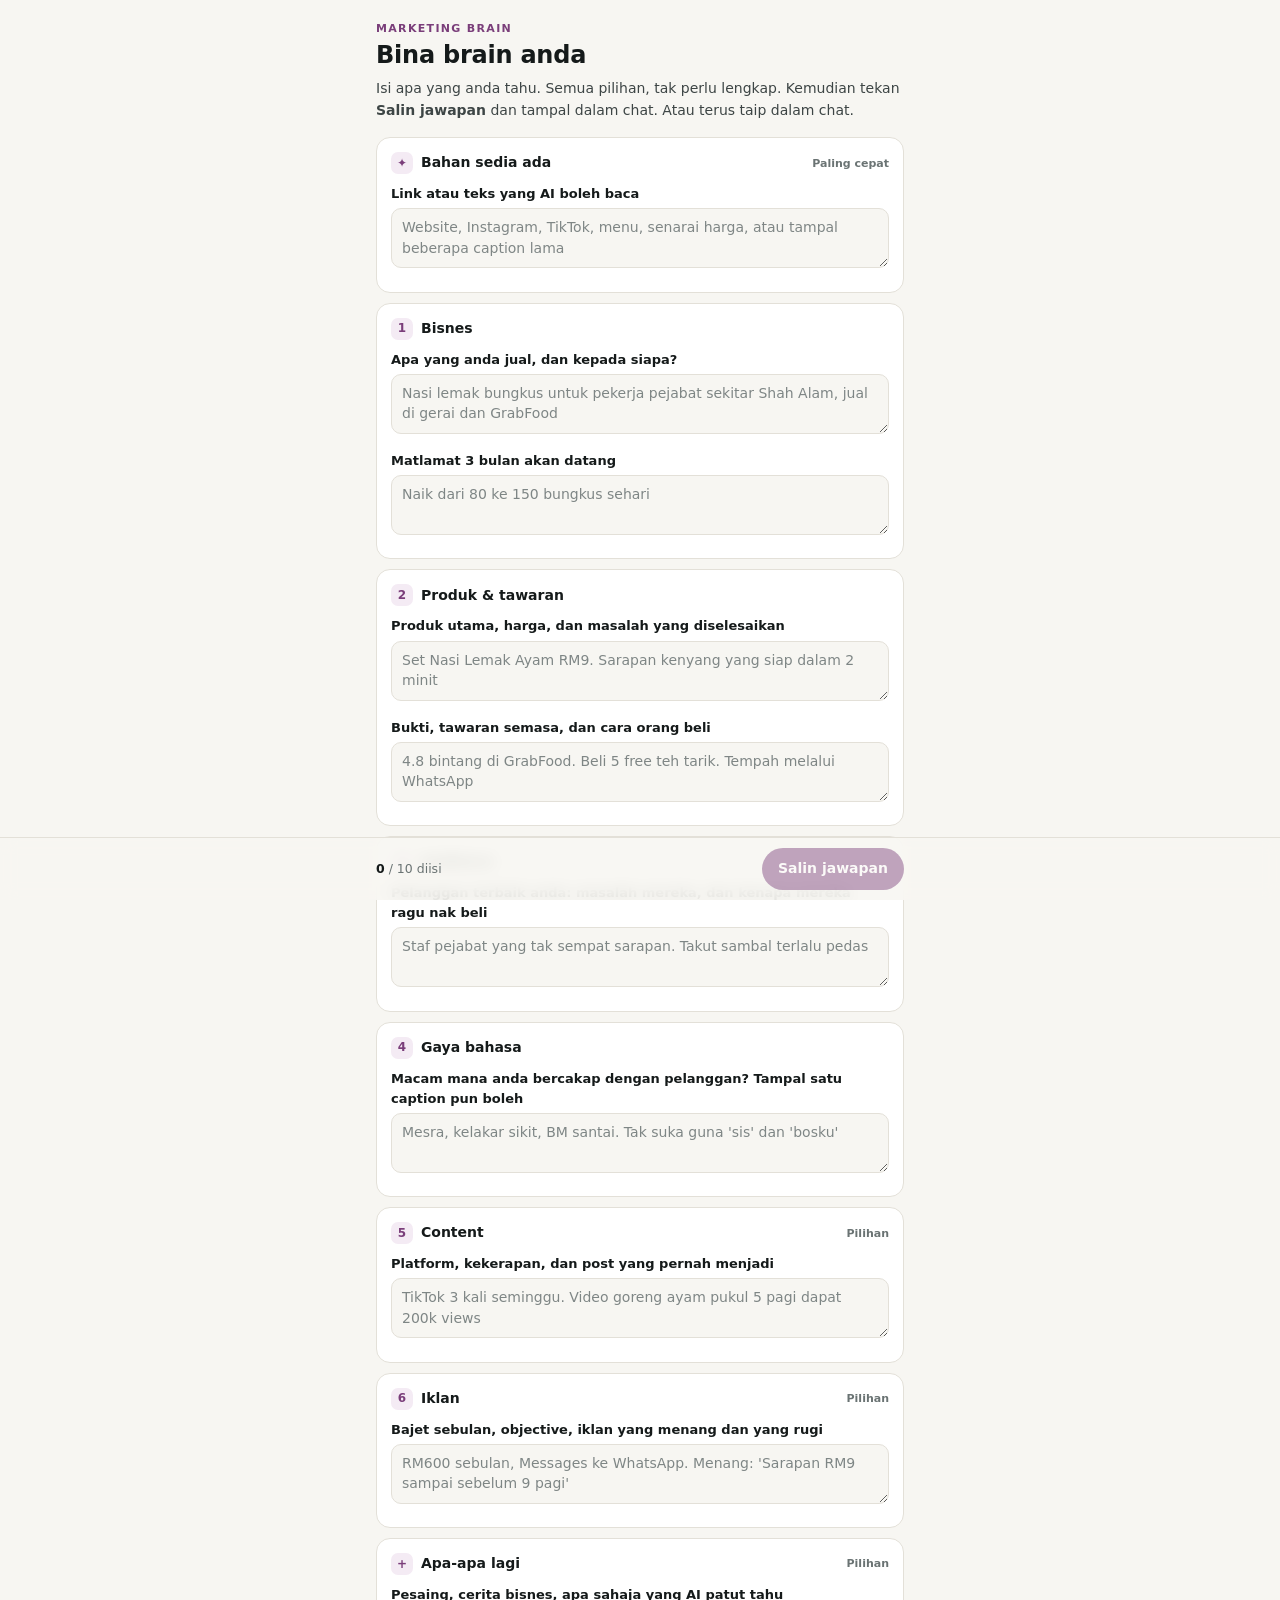
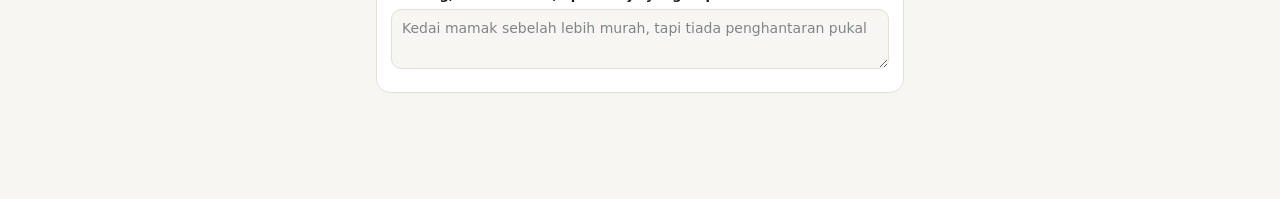
<file: marketing-brain/assets/brain.html>
<!doctype html>
<html lang="ms">
<head>
<meta charset="utf-8">
<meta name="viewport" content="width=device-width, initial-scale=1">
<title>Marketing Brain</title>
<!--
  Marketing Brain setup panel (shown beside the chat).
  AGENT: copy this file unchanged. Change ONLY these two blocks:
    1. <script id="setup-state" type="application/json">  {"mode": "borang"} for a new brain, {"mode": "brain"} once a brain exists
    2. <script id="brain-data" type="text/markdown">      the full marketing-brain.md (leave the template as is while mode is "borang")
  Write any "</script" inside them as "<\/script".
-->
<style>
:root {
  --bg: #F7F6F2; --surface: #FFFFFF; --soft: #EFEDE6; --ink: #151A1A; --body: #3D4545; --muted: #6A7373; --line: #E3E0D8;
  --accent: #7A3E7A; --accent-soft: #F4EBF4; --warn: #8A5A00; --warn-soft: #FBF1DC; --good: #1F6B47; --good-soft: #E5F3EB;
  --radius: 14px;
  color-scheme: light;
}
@media (prefers-color-scheme: dark) {
  :root:not([data-theme="light"]) {
    --bg: #0F1414; --surface: #161D1D; --soft: #1E2727; --ink: #EEECE6; --body: #C8D0CF; --muted: #93A0A0; --line: #283333;
    --accent: #D3A6D3; --accent-soft: #2D2231; --warn: #E6C07A; --warn-soft: #30270F; --good: #86D1A8; --good-soft: #15291E;
    color-scheme: dark;
  }
}
:root[data-theme="dark"] {
  --bg: #0F1414; --surface: #161D1D; --soft: #1E2727; --ink: #EEECE6; --body: #C8D0CF; --muted: #93A0A0; --line: #283333;
  --accent: #D3A6D3; --accent-soft: #2D2231; --warn: #E6C07A; --warn-soft: #30270F; --good: #86D1A8; --good-soft: #15291E;
  color-scheme: dark;
}
* { box-sizing: border-box; }
html { -webkit-text-size-adjust: 100%; }
body { margin: 0; background: var(--bg); color: var(--body); font: 15px/1.55 ui-sans-serif, system-ui, -apple-system, "Segoe UI", Roboto, sans-serif; }
.wrap { max-width: 560px; margin: 0 auto; padding: 20px 16px 96px; }
.eyebrow { font-size: 11px; font-weight: 700; letter-spacing: .12em; text-transform: uppercase; color: var(--accent); margin: 0 0 4px; }
h1 { margin: 0; color: var(--ink); font-size: 24px; line-height: 1.2; letter-spacing: -.01em; }
.lede { margin: 8px 0 16px; font-size: 14px; }

/* form */
.group { background: var(--surface); border: 1px solid var(--line); border-radius: var(--radius); padding: 14px 14px 6px; margin-bottom: 10px; }
.group h2 { display: flex; align-items: center; gap: 8px; margin: 0 0 10px; font-size: 14px; color: var(--ink); }
.group h2 .n { display: inline-grid; place-items: center; width: 22px; height: 22px; border-radius: 7px; background: var(--accent-soft); color: var(--accent); font-size: 12px; flex: none; }
.group h2 .opt { margin-left: auto; font-size: 11px; font-weight: 600; color: var(--muted); }
label { display: block; margin-bottom: 10px; }
label span { display: block; font-size: 13px; font-weight: 600; color: var(--ink); margin-bottom: 4px; }
textarea { width: 100%; min-height: 60px; resize: vertical; font: inherit; font-size: 14px; line-height: 1.45; color: var(--ink); background: var(--bg); border: 1px solid var(--line); border-radius: 10px; padding: 8px 10px; }
textarea::placeholder { color: var(--muted); opacity: .85; }
textarea:focus { outline: none; border-color: var(--accent); box-shadow: 0 0 0 3px var(--accent-soft); background: var(--surface); }
.bar { position: fixed; left: 0; right: 0; bottom: 0; background: color-mix(in srgb, var(--bg) 88%, transparent); backdrop-filter: blur(8px); -webkit-backdrop-filter: blur(8px); border-top: 1px solid var(--line); }
.bar-in { max-width: 560px; margin: 0 auto; padding: 10px 16px; display: flex; align-items: center; gap: 12px; }
.bar-in .count { font-size: 12.5px; color: var(--muted); flex: 1; }
.bar-in .count b { color: var(--ink); font-variant-numeric: tabular-nums; }
.primary { font: inherit; font-size: 14px; font-weight: 700; color: #fff; background: var(--accent); border: 0; border-radius: 999px; padding: 10px 16px; cursor: pointer; }
:root[data-theme="dark"] .primary { color: #151A1A; }
@media (prefers-color-scheme: dark) { :root:not([data-theme="light"]) .primary { color: #151A1A; } }
.primary:hover { filter: brightness(1.08); }
.primary:disabled { opacity: .45; cursor: default; }
.fallback { display: none; margin-top: 12px; }
.fallback.show { display: block; }
.fallback p { font-size: 13px; margin: 0 0 6px; }
.fallback textarea { min-height: 140px; font-size: 12.5px; }

/* living brain */
.meta { margin: 6px 0 0; font-size: 13px; color: var(--muted); }
.save { background: var(--accent-soft); border-radius: var(--radius); padding: 14px 16px; margin: 14px 0 16px; }
.save p { margin: 0 0 10px; font-size: 13.5px; }
.save details { font-size: 13px; margin: 0 0 10px; }
.save summary { cursor: pointer; font-weight: 650; color: var(--ink); }
.save ol { margin: 6px 0 0; padding-left: 18px; }
.grow { background: var(--surface); border: 1px dashed var(--accent); border-radius: var(--radius); padding: 14px; margin-top: 18px; }
.grow h3 { margin: 0 0 4px; font-size: 15px; color: var(--ink); }
.grow p { margin: 0 0 10px; font-size: 13px; color: var(--muted); }
.grow .row { display: flex; justify-content: flex-end; margin-top: 8px; }
.actions { display: flex; gap: 8px; flex-wrap: wrap; }
button.ghost { font: inherit; font-size: 13px; font-weight: 650; color: var(--ink); background: var(--surface); border: 1px solid var(--line); border-radius: 999px; padding: 7px 13px; cursor: pointer; }
button.ghost:hover { border-color: var(--accent); color: var(--accent); }
button:focus-visible, textarea:focus-visible { outline: 2px solid var(--accent); outline-offset: 2px; }
.list { display: flex; flex-direction: column; gap: 10px; }
.sec { background: var(--surface); border: 1px solid var(--line); border-radius: var(--radius); padding: 12px 14px; }
.sec-head { display: flex; align-items: center; gap: 10px; }
.sec-head h2 { margin: 0; font-size: 15px; color: var(--ink); flex: 1; }
.badge { width: 22px; height: 22px; border-radius: 50%; display: grid; place-items: center; font-size: 12px; font-weight: 800; flex: none; }
.badge.full { background: var(--good-soft); color: var(--good); }
.badge.partial { background: var(--warn-soft); color: var(--warn); }
.badge.empty { border: 1.5px dashed var(--line); color: var(--muted); }
.state { font-size: 11px; color: var(--muted); font-weight: 600; }
.fields { margin: 10px 0 0; padding: 0; list-style: none; display: flex; flex-direction: column; gap: 6px; }
.fields li { font-size: 13.5px; line-height: 1.45; }
.fields li b { color: var(--ink); font-weight: 650; }
.lessons .fields li.sub { color: var(--accent); margin-top: 8px; }
.fields li.sub { font-weight: 700; color: var(--ink); margin-top: 4px; font-size: 13px; }
.fields li.unsure { background: var(--warn-soft); border-radius: 6px; padding: 3px 8px; margin: 0 -8px; }
.tag { display: inline-block; font-size: 10px; font-weight: 700; letter-spacing: .04em; text-transform: uppercase; color: var(--warn); border: 1px solid currentColor; border-radius: 999px; padding: 0 6px; margin-left: 4px; vertical-align: 1px; }
.open { margin-top: 18px; }
.open h3 { font-size: 13px; color: var(--muted); margin: 0 0 8px; font-weight: 700; }
.chips { display: flex; flex-wrap: wrap; gap: 6px; }
.chips span { font-size: 12.5px; background: var(--warn-soft); color: var(--body); border-radius: 999px; padding: 4px 10px; }
.toast { position: fixed; left: 50%; bottom: 72px; transform: translateX(-50%) translateY(16px); background: var(--ink); color: var(--bg); padding: 8px 14px; border-radius: 999px; font-size: 13px; font-weight: 600; opacity: 0; transition: .25s; pointer-events: none; z-index: 5; }
.toast.show { opacity: 1; transform: translateX(-50%); }
.error { background: var(--warn-soft); color: var(--warn); padding: 12px 14px; border-radius: var(--radius); font-size: 13px; }

/* kekuatan brain */
.strength { background: var(--surface); border: 1px solid var(--line); border-radius: var(--radius); padding: 14px 16px; margin: 14px 0 16px; }
.strength-head { display: flex; align-items: baseline; justify-content: space-between; gap: 8px; }
.strength-label { font-size: 13px; font-weight: 700; color: var(--ink); }
.strength-pct { font-size: 20px; font-weight: 800; color: var(--accent); font-variant-numeric: tabular-nums; }
.strength-track { height: 8px; border-radius: 999px; background: var(--soft); overflow: hidden; margin-top: 8px; }
.strength-fill { height: 100%; border-radius: 999px; background: var(--accent); width: 0%; transition: width 1.1s ease; }
@media (prefers-reduced-motion: reduce) { .strength-fill { transition: none; } }
.strength-delta { margin: 8px 0 0; font-size: 12.5px; font-weight: 700; color: var(--good); }
.sec.changed { border-color: var(--accent); background: var(--accent-soft); }
.badge-new { display: inline-block; font-size: 10px; font-weight: 700; letter-spacing: .04em; text-transform: uppercase; color: var(--accent); border: 1px solid currentColor; border-radius: 999px; padding: 0 6px; margin-left: 6px; vertical-align: 1px; }
</style>
</head>
<body>
<script id="setup-state" type="application/json">
{ "mode": "borang" }
</script>
<script id="brain-data" type="text/markdown">
# Marketing Brain: Bisnes anda
Dikemas kini: 2026-01-01

## 1. Bisnes
## 2. Brand & gaya bahasa
## 3. Produk & tawaran
## 4. Audience
## 5. Content
## 6. Iklan
## 7. Pengajaran
## 8. Belum pasti
</script>

<div class="wrap" id="app"></div>
<div class="toast" id="toast" role="status" aria-live="polite"></div>

<script>
(function () {
  const app = document.getElementById("app");
  const unesc = s => s.replace(/<\\\/script/gi, "</script");
  const esc = s => String(s).replace(/&/g, "&amp;").replace(/</g, "&lt;").replace(/>/g, "&gt;");
  const UNSURE = /\(belum pasti\)/i;
  const DRAFT_KEY = "marketing-brain-borang";

  // The form. Every field is optional; the AI fills gaps with (belum pasti).
  const FORM = [
    { n: "✦", title: "Bahan sedia ada", opt: "Paling cepat", fields: [
      { id: "bahan", label: "Link atau teks yang AI boleh baca", ph: "Website, Instagram, TikTok, menu, senarai harga, atau tampal beberapa caption lama" } ] },
    { n: 1, title: "Bisnes", fields: [
      { id: "bisnes", label: "Apa yang anda jual, dan kepada siapa?", ph: "Nasi lemak bungkus untuk pekerja pejabat sekitar Shah Alam, jual di gerai dan GrabFood" },
      { id: "matlamat", label: "Matlamat 3 bulan akan datang", ph: "Naik dari 80 ke 150 bungkus sehari" } ] },
    { n: 2, title: "Produk & tawaran", fields: [
      { id: "produk", label: "Produk utama, harga, dan masalah yang diselesaikan", ph: "Set Nasi Lemak Ayam RM9. Sarapan kenyang yang siap dalam 2 minit" },
      { id: "bukti", label: "Bukti, tawaran semasa, dan cara orang beli", ph: "4.8 bintang di GrabFood. Beli 5 free teh tarik. Tempah melalui WhatsApp" } ] },
    { n: 3, title: "Audience", fields: [
      { id: "audience", label: "Pelanggan terbaik anda: masalah mereka, dan kenapa mereka ragu nak beli", ph: "Staf pejabat yang tak sempat sarapan. Takut sambal terlalu pedas" } ] },
    { n: 4, title: "Gaya bahasa", fields: [
      { id: "gaya", label: "Macam mana anda bercakap dengan pelanggan? Tampal satu caption pun boleh", ph: "Mesra, kelakar sikit, BM santai. Tak suka guna 'sis' dan 'bosku'" } ] },
    { n: 5, title: "Content", opt: "Pilihan", fields: [
      { id: "content", label: "Platform, kekerapan, dan post yang pernah menjadi", ph: "TikTok 3 kali seminggu. Video goreng ayam pukul 5 pagi dapat 200k views" } ] },
    { n: 6, title: "Iklan", opt: "Pilihan", fields: [
      { id: "iklan", label: "Bajet sebulan, objective, iklan yang menang dan yang rugi", ph: "RM600 sebulan, Messages ke WhatsApp. Menang: 'Sarapan RM9 sampai sebelum 9 pagi'" } ] },
    { n: "+", title: "Apa-apa lagi", opt: "Pilihan", fields: [
      { id: "lain", label: "Pesaing, cerita bisnes, apa sahaja yang AI patut tahu", ph: "Kedai mamak sebelah lebih murah, tapi tiada penghantaran pukal" } ] }
  ];
  const FIELDS = FORM.flatMap(g => g.fields.map(f => Object.assign({ group: g.title }, f)));

  let state, raw;
  try { state = JSON.parse(unesc(document.getElementById("setup-state").textContent)); } catch (e) { state = {}; }
  raw = unesc(document.getElementById("brain-data").textContent).trim() + "\n";
  const hasBrain = state.mode === "brain" || state.mode === "siap" || state.siap === true;

  const store = {
    get() { try { return JSON.parse(localStorage.getItem(DRAFT_KEY) || "{}"); } catch (e) { return {}; } },
    set(v) { try { localStorage.setItem(DRAFT_KEY, JSON.stringify(v)); } catch (e) {} },
    clear() { try { localStorage.removeItem(DRAFT_KEY); } catch (e) {} }
  };

  function toast(msg) {
    const t = document.getElementById("toast");
    t.textContent = msg; t.classList.add("show");
    clearTimeout(toast.timer); toast.timer = setTimeout(() => t.classList.remove("show"), 2200);
  }
  async function copy(text) {
    try { await navigator.clipboard.writeText(text); return true; }
    catch (e) {
      const ta = document.createElement("textarea"); ta.value = text; ta.style.position = "fixed"; ta.style.opacity = "0";
      document.body.appendChild(ta); ta.select();
      let ok = false; try { ok = document.execCommand("copy"); } catch (e2) {}
      ta.remove(); return ok;
    }
  }

  // ---------------------------------------------------------------- form mode
  function renderForm() {
    const draft = store.get();
    app.innerHTML = `<p class="eyebrow">Marketing Brain</p>
      <h1>Bina brain anda</h1>
      <p class="lede">Isi apa yang anda tahu. Semua pilihan, tak perlu lengkap. Kemudian tekan <b>Salin jawapan</b> dan tampal dalam chat. Atau terus taip dalam chat.</p>
      <form id="form" autocomplete="off">` +
      FORM.map(g => `<section class="group"><h2><span class="n">${esc(String(g.n))}</span>${esc(g.title)}${g.opt ? `<span class="opt">${esc(g.opt)}</span>` : ""}</h2>` +
        g.fields.map(f => `<label><span>${esc(f.label)}</span><textarea name="${f.id}" rows="2" placeholder="${esc(f.ph)}">${esc(draft[f.id] || "")}</textarea></label>`).join("") +
        `</section>`).join("") +
      `</form>
      <div class="fallback" id="fallback"><p>Salin teks di bawah secara manual, kemudian tampal dalam chat:</p><textarea id="out" readonly></textarea></div>
      <div class="bar"><div class="bar-in"><span class="count" id="count"></span><button class="primary" id="send" type="button">Salin jawapan</button></div></div>`;

    const form = document.getElementById("form");
    const count = document.getElementById("count");
    const send = document.getElementById("send");
    function values() { const v = {}; FIELDS.forEach(f => { v[f.id] = form.elements[f.id].value.trim(); }); return v; }
    function update() {
      const v = values(); store.set(v);
      const filled = FIELDS.filter(f => v[f.id]).length;
      count.innerHTML = `<b>${filled}</b> / ${FIELDS.length} diisi`;
      send.disabled = filled === 0;
    }
    form.addEventListener("input", update);
    update();

    send.addEventListener("click", async () => {
      const v = values();
      const text = "Ini jawapan saya untuk Marketing Brain. Bina brain penuh sekarang.\n\n" +
        FIELDS.filter(f => v[f.id]).map(f => `**${f.group}: ${f.label}**\n${v[f.id]}`).join("\n\n");
      const ok = await copy(text);
      const fb = document.getElementById("fallback");
      if (ok) { fb.classList.remove("show"); toast("Disalin. Tampal dalam chat dan hantar."); }
      else { document.getElementById("out").value = text; fb.classList.add("show"); document.getElementById("out").select(); }
    });
  }

  // ---------------------------------------------------------------- living brain
  function inline(s) {
    let h = esc(s);
    h = h.replace(/\*\*([^*]+)\*\*/g, "<b>$1</b>");
    h = h.replace(/`([^`]+)`/g, "<code>$1</code>");
    h = h.replace(/\s*\(belum pasti\)/gi, '<span class="tag">belum pasti</span>');
    return h;
  }
  function parse(text) {
    const lines = text.split(/\r?\n/);
    const title = (lines.find(l => /^#\s+/.test(l)) || "").replace(/^#\s+/, "").replace(/^Marketing Brain\s*[:\-–—]\s*/i, "").trim();
    const sections = []; let cur = null;
    for (const line of lines) {
      const m = line.match(/^##\s+(?:(\d+)\.\s*)?(.+)$/);
      if (m) { cur = { num: m[1] || String(sections.length + 1), name: m[2].trim(), lines: [] }; sections.push(cur); continue; }
      if (cur && line.trim()) cur.lines.push(line);
    }
    return { title, sections };
  }
  function fmtDate(d) {
    const m = d.match(/^(\d{4})-(\d{2})-(\d{2})$/);
    if (!m) return d;
    const bulan = ["Jan", "Feb", "Mac", "Apr", "Mei", "Jun", "Jul", "Ogos", "Sep", "Okt", "Nov", "Dis"];
    return `${Number(m[3])} ${bulan[Number(m[2]) - 1]} ${m[1]}`;
  }
  function status(sec) {
    const items = sec.lines.filter(l => /^\s*[-*]\s+/.test(l));
    if (!items.length || items.every(l => UNSURE.test(l))) return "empty";
    return items.some(l => UNSURE.test(l)) ? "partial" : "full";
  }
  // Kekuatan brain: purata status bahagian 1-6 sahaja (Bisnes..Iklan).
  // Terisi = 1, Separa = 0.5, Kosong = 0, dibundarkan ke peratus terdekat.
  // Bahagian 7 Pengajaran dan 8 Belum pasti tak dikira: 7 ialah log prestasi
  // (kosong pada brain baru tak bermakna brain lemah) dan 8 ialah senarai
  // soalan terbuka, bukan fakta brand — kira keduanya akan pincangkan skor.
  const SCORE_VALUE = { full: 1, partial: 0.5, empty: 0 };
  function score(secs) {
    if (!secs.length) return 0;
    const sum = secs.reduce((a, s) => a + SCORE_VALUE[status(s)], 0);
    return Math.round((sum / secs.length) * 100);
  }
  function fields(sec) {
    return sec.lines.map(l => {
      const h = l.match(/^###\s+(.*)$/);
      if (h) return `<li class="sub">${inline(h[1])}</li>`;
      const b = l.match(/^\s*[-*]\s+(.*)$/);
      if (b) return `<li class="${UNSURE.test(b[1]) ? "unsure" : ""}">${inline(b[1])}</li>`;
      return "";
    }).join("");
  }
  function renderBrain() {
    store.clear();
    const { title, sections } = parse(raw);
    if (!sections.length) { app.innerHTML = `<div class="error">Format brain tidak dikenali. Setiap bahagian mesti bermula dengan "## 1. Bisnes" dan seterusnya.</div>`; return; }
    const core = sections.filter(s => !/pengajaran|belum pasti/i.test(s.name));
    const lessonSec = sections.find(s => /pengajaran/i.test(s.name));
    const lessonHtml = lessonSec && lessonSec.lines.some(l => /^###\s+/.test(l))
      ? `<section class="sec lessons"><div class="sec-head"><span class="badge full" aria-hidden="true">↻</span><h2>${esc(lessonSec.name)}</h2><span class="state">${lessonSec.lines.filter(l => /^###\s+/.test(l)).length} entri</span></div><ul class="fields">${fields(lessonSec)}</ul></section>`
      : `<section class="sec lessons"><div class="sec-head"><span class="badge empty" aria-hidden="true">↻</span><h2>Pengajaran</h2><span class="state">Belum ada</span></div><p class="meta">Masukkan prestasi content atau iklan minggu ini. Pengajaran akan terkumpul di sini.</p></section>`;
    const openSec = sections.find(s => /belum pasti/i.test(s.name));
    const open = openSec ? openSec.lines.map(l => (l.match(/^\s*[-*]\s+(.*)$/) || [])[1]).filter(Boolean).filter(t => !/^\(belum pasti\)$/i.test(t.trim())) : [];
    const label = { full: "Terisi", partial: "Separa", empty: "Kosong" };
    const mark = { full: "✓", partial: "!", empty: "" };
    const updated = ((raw.match(/^Dikemas kini\s*:\s*(.+)$/mi) || [])[1] || "").trim();
    const runtimeUpto = ((raw.match(/^Runtime diproses sehingga\s*:\s*(.+)$/mi) || [])[1] || "").trim();
    const nowScore = score(core);
    const hasBefore = typeof state.skor_sebelum === "number" && isFinite(state.skor_sebelum);
    const before = hasBefore ? Math.max(0, Math.min(100, Math.round(state.skor_sebelum))) : nowScore;
    const changed = Array.isArray(state.baru) ? state.baru.map(String) : [];
    const strengthHtml = `<div class="strength">
        <div class="strength-head"><span class="strength-label">Kekuatan brain</span><span class="strength-pct" id="strengthPct">${before}%</span></div>
        <div class="strength-track"><div class="strength-fill" id="strengthFill" style="width:${before}%"></div></div>
        ${hasBefore ? `<p class="strength-delta" id="strengthDelta">+${Math.max(0, nowScore - before)}%</p>` : ""}
      </div>`;
    app.innerHTML = `<p class="eyebrow">Marketing Brain</p><h1>${esc(title || "Bisnes anda")}</h1>
      ${updated ? `<p class="meta">Versi ${esc(fmtDate(updated))}</p>` : ""}
      ${runtimeUpto ? `<p class="meta">Runtime diproses sehingga ${esc(/^\d{4}-\d{2}-\d{2}$/.test(runtimeUpto) ? fmtDate(runtimeUpto) : runtimeUpto)}</p>` : ""}
      ${strengthHtml}
      <div class="save"><p>Brain ini tak pernah siap. Ia makin bijak setiap kali anda tambah maklumat baru atau prestasi minggu ini.</p>
        <details><summary>Simpan versi ini ke Project</summary><ol><li>Muat turun <b>marketing-brain.md</b>.</li><li>Buka Project anda, bahagian Files (ChatGPT) atau Project knowledge (Claude).</li><li>Muat naik dan ganti versi lama.</li></ol></details>
        <div class="actions"><button class="ghost" type="button" id="download">Muat turun .md</button><button class="ghost" type="button" id="copy">Salin brain</button></div></div>
      <div class="list">` + core.map(s => {
        const st = status(s);
        const isNew = changed.includes(s.num);
        return `<section class="sec${isNew ? " changed" : ""}"><div class="sec-head"><span class="badge ${st}" aria-hidden="true">${mark[st] || esc(s.num)}</span><h2>${esc(s.name)}${isNew ? '<span class="badge-new">Baru ditambah</span>' : ""}</h2><span class="state">${label[st]}</span></div>
          ${st === "empty" && !s.lines.length ? "" : `<ul class="fields">${fields(s)}</ul>`}</section>`;
      }).join("") + lessonHtml + `</div>` +
      (open.length ? `<div class="open"><h3>Belum pasti (${open.length})</h3><div class="chips">${open.map(t => `<span>${inline(t)}</span>`).join("")}</div></div>` : "") +
      `<div class="grow"><h3>Tambah ke brain</h3><p>Prestasi minggu ini, produk baru, jawapan kepada perkara belum pasti, apa sahaja yang AI patut tahu.</p>
        <textarea id="more" rows="3" placeholder="Video proses masak dapat 2x views berbanding poster promo. Sasaran kos WhatsApp: RM6."></textarea>
        <div class="row"><button class="primary" type="button" id="addmore">Salin & tampal dalam chat</button></div></div>`;
    document.title = `Marketing Brain: ${title}`;
    if (hasBefore && nowScore !== before) {
      // Animate the meter from the previous score to the new one (CSS transition
      // handles prefers-reduced-motion). Double rAF so the browser paints the
      // "before" width first, then transitions to the new width.
      requestAnimationFrame(() => requestAnimationFrame(() => {
        const fill = document.getElementById("strengthFill");
        const pct = document.getElementById("strengthPct");
        if (fill) fill.style.width = nowScore + "%";
        if (pct) pct.textContent = nowScore + "%";
      }));
    }
    const more = document.getElementById("more");
    try { more.value = localStorage.getItem(DRAFT_KEY + "-tambah") || ""; } catch (e) {}
    more.addEventListener("input", () => { try { localStorage.setItem(DRAFT_KEY + "-tambah", more.value); } catch (e) {} });
    document.getElementById("addmore").addEventListener("click", async () => {
      const v = more.value.trim();
      if (!v) { more.focus(); return; }
      const ok = await copy("Kemas kini Marketing Brain saya dengan ini:\n\n" + v);
      if (ok) { toast("Disalin. Tampal dalam chat dan hantar."); try { localStorage.removeItem(DRAFT_KEY + "-tambah"); } catch (e) {} }
      else toast("Tak dapat salin. Taip terus dalam chat.");
    });
    document.getElementById("copy").addEventListener("click", async () => toast(await copy(raw) ? "Brain disalin" : "Tak dapat salin."));
    document.getElementById("download").addEventListener("click", () => {
      try {
        const a = document.createElement("a");
        a.href = URL.createObjectURL(new Blob([raw], { type: "text/markdown;charset=utf-8" }));
        a.download = "marketing-brain.md"; document.body.appendChild(a); a.click(); a.remove();
        toast("Memuat turun marketing-brain.md");
      } catch (e) { toast("Muat turun disekat. Guna Salin brain."); }
    });
  }

  try { hasBrain ? renderBrain() : renderForm(); }
  catch (e) { app.innerHTML = `<div class="error">Panel gagal dipaparkan: ${esc(e.message || e)}</div>`; }
})();
</script>
</body>
</html>
</file>
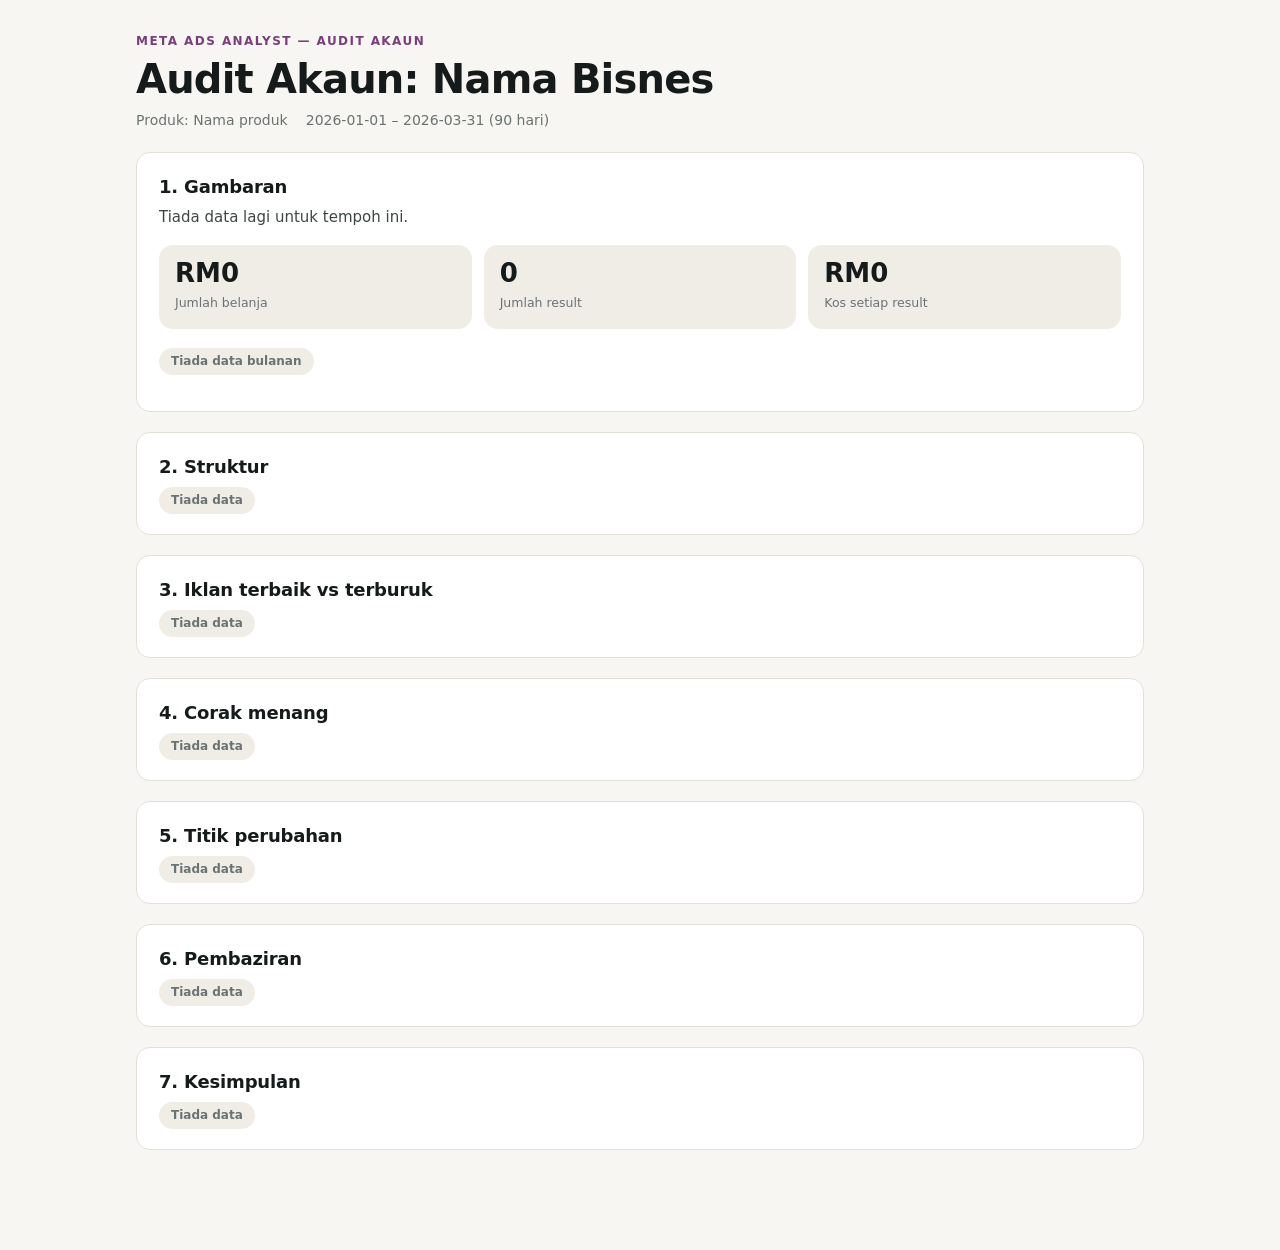
<file: meta-ads-analyst/assets/audit-report.html>
<!doctype html>
<html lang="ms">
<head>
<meta charset="utf-8">
<meta name="viewport" content="width=device-width, initial-scale=1">
<title>Audit Akaun — Meta Ads Analyst</title>
<!--
  Meta Ads Analyst — Audit akaun viewer (7 seksyen).
  AGENT: copy this file unchanged. Replace ONLY the text inside
  <script id="meta-ads-audit-data" type="application/json"> ... </script>
  with one JSON object following references/format-audit.md.
  Write any "</script" inside string values as "<\/script".
-->
<style>
:root {
  --bg: #F7F6F2; --surface: #FFFFFF; --soft: #EFEDE6; --ink: #151A1A; --body: #3D4545; --muted: #6A7373; --line: #E3E0D8;
  --accent: #7A3E7A; --accent-soft: #F4EBF4; --warn: #8A5A00; --warn-soft: #FBF1DC; --good: #1F6B47; --good-soft: #E5F3EB; --bad: #A33A2E; --bad-soft: #FBE9E6;
  --radius: 14px;
  color-scheme: light;
}
@media (prefers-color-scheme: dark) {
  :root:not([data-theme="light"]) {
    --bg: #0F1414; --surface: #161D1D; --soft: #1E2727; --ink: #EEECE6; --body: #C8D0CF; --muted: #93A0A0; --line: #283333;
    --accent: #D3A6D3; --accent-soft: #2D2231; --warn: #E6C07A; --warn-soft: #30270F; --good: #86D1A8; --good-soft: #15291E; --bad: #F0A39A; --bad-soft: #321A17;
    color-scheme: dark;
  }
}
:root[data-theme="dark"] {
  --bg: #0F1414; --surface: #161D1D; --soft: #1E2727; --ink: #EEECE6; --body: #C8D0CF; --muted: #93A0A0; --line: #283333;
  --accent: #D3A6D3; --accent-soft: #2D2231; --warn: #E6C07A; --warn-soft: #30270F; --good: #86D1A8; --good-soft: #15291E; --bad: #F0A39A; --bad-soft: #321A17;
  color-scheme: dark;
}
* { box-sizing: border-box; }
html { -webkit-text-size-adjust: 100%; }
body { margin: 0; background: var(--bg); color: var(--body); font: 16px/1.6 ui-sans-serif, system-ui, -apple-system, "Segoe UI", Roboto, sans-serif; }
.wrap { max-width: 1040px; margin: 0 auto; padding: 32px 16px 80px; }
header.top { margin-bottom: 20px; }
.eyebrow { font-size: 12px; font-weight: 700; letter-spacing: .12em; text-transform: uppercase; color: var(--accent); margin: 0 0 6px; }
h1 { margin: 0; color: var(--ink); font-size: clamp(26px, 5vw, 40px); line-height: 1.1; letter-spacing: -.02em; }
.meta { margin: 8px 0 0; color: var(--muted); font-size: 14px; }
.meta-row { display: flex; flex-wrap: wrap; gap: 6px 18px; }
section.card { background: var(--surface); border: 1px solid var(--line); border-radius: var(--radius); padding: 20px 22px; margin: 0 0 20px; }
section.card h2 { display: flex; align-items: baseline; gap: 10px; margin: 0 0 4px; color: var(--ink); font-size: 18px; letter-spacing: -.01em; }
section.card h2 .num { color: var(--muted); font-size: 13px; font-weight: 600; }
.insight { color: var(--body); font-size: 15px; margin: 2px 0 16px; }
details.more { margin-top: 12px; }
details.more summary { cursor: pointer; font-size: 13px; font-weight: 600; color: var(--accent); list-style: none; }
details.more summary::-webkit-details-marker { display: none; }
details.more summary::before { content: "▸ "; }
details.more[open] summary::before { content: "▾ "; }
details.more .detail-body { font-size: 14px; color: var(--body); margin-top: 8px; white-space: pre-line; }
.chip-empty { display: inline-flex; align-items: center; font-size: 12px; font-weight: 600; color: var(--muted); background: var(--soft); border-radius: 999px; padding: 4px 12px; }

/* Section 1: gambaran */
.bignums { display: grid; grid-template-columns: repeat(auto-fit, minmax(140px, 1fr)); gap: 12px; margin: 0 0 18px; }
.bignum { background: var(--soft); border-radius: var(--radius); padding: 14px 16px; }
.bignum b { display: block; color: var(--ink); font-size: 26px; line-height: 1.15; font-variant-numeric: tabular-nums; }
.bignum span { color: var(--muted); font-size: 12.5px; }
.chartbox { width: 100%; overflow: hidden; }
.chartbox svg { width: 100%; height: auto; display: block; }
.legend { display: flex; gap: 16px; flex-wrap: wrap; font-size: 12.5px; color: var(--muted); margin: 10px 0 0; }
.legend .dot { display: inline-block; width: 9px; height: 9px; border-radius: 3px; margin-right: 5px; vertical-align: -1px; }

/* Section 2: struktur */
.structgrid { display: grid; grid-template-columns: repeat(auto-fit, minmax(110px, 1fr)); gap: 10px; margin-bottom: 16px; }
.schip { background: var(--soft); border-radius: 10px; padding: 10px 12px; text-align: center; }
.schip b { display: block; color: var(--ink); font-size: 22px; font-variant-numeric: tabular-nums; }
.schip span { color: var(--muted); font-size: 11.5px; text-transform: uppercase; letter-spacing: .03em; }
.barrow { margin: 10px 0; }
.barrow .lbl { display: flex; justify-content: space-between; font-size: 12.5px; color: var(--muted); margin-bottom: 4px; }
.stackbar { display: flex; height: 18px; border-radius: 6px; overflow: hidden; background: var(--soft); }
.stackbar span { height: 100%; }

/* Section 3: best/worst ads */
.adbars { display: flex; flex-direction: column; gap: 8px; }
.adbar-group-title { font-size: 11.5px; font-weight: 700; text-transform: uppercase; letter-spacing: .04em; color: var(--muted); margin: 14px 0 8px; }
.adbar-group-title:first-child { margin-top: 0; }
.adbar { display: grid; grid-template-columns: 28px 1fr auto; align-items: center; gap: 10px; }
.adbar img.thumb { width: 28px; height: 28px; border-radius: 6px; object-fit: cover; background: var(--soft); }
.adbar .thumb-empty { width: 28px; height: 28px; border-radius: 6px; background: var(--soft); }
.adbar .track { position: relative; height: 22px; background: var(--soft); border-radius: 6px; overflow: hidden; }
.adbar .fill { position: absolute; left: 0; top: 0; height: 100%; border-radius: 6px; }
.adbar .fill.good { background: var(--good); }
.adbar .fill.bad { background: var(--bad); }
.adbar .name { position: absolute; left: 8px; top: 0; height: 100%; display: flex; align-items: center; font-size: 12.5px; font-weight: 600; color: var(--ink); max-width: calc(100% - 16px); overflow: hidden; text-overflow: ellipsis; white-space: nowrap; mix-blend-mode: difference; }
.adbar .val { font-size: 13px; font-variant-numeric: tabular-nums; color: var(--ink); white-space: nowrap; text-align: right; }

/* Section 4: corak menang */
table.corak { width: 100%; border-collapse: collapse; font-size: 13.5px; }
table.corak th, table.corak td { text-align: left; padding: 8px 10px; border-bottom: 1px solid var(--line); vertical-align: top; }
table.corak th { color: var(--muted); font-weight: 600; font-size: 11px; text-transform: uppercase; letter-spacing: .03em; white-space: nowrap; }
table.corak tr:last-child td { border-bottom: none; }
.tag { display: inline-flex; align-items: center; gap: 4px; font-size: 12.5px; font-weight: 600; color: var(--ink); background: var(--accent-soft); border-radius: 999px; padding: 3px 10px; white-space: nowrap; }
.corak-cards { display: none; flex-direction: column; gap: 10px; }
.ccard { border: 1px solid var(--line); border-radius: 10px; padding: 10px 12px; display: flex; flex-wrap: wrap; gap: 6px; }
@media (max-width: 640px) { table.corak { display: none; } .corak-cards { display: flex; } }

/* Section 5: titik perubahan */
.marker-list { display: flex; flex-wrap: wrap; gap: 8px; margin: 10px 0 0; }
.marker-chip { font-size: 12.5px; font-weight: 600; color: var(--warn); background: var(--warn-soft); border-radius: 999px; padding: 4px 10px; }

/* Section 6: pembaziran */
.wastebig { text-align: center; background: var(--bad-soft); border-radius: var(--radius); padding: 20px; margin-bottom: 18px; }
.wastebig b { display: block; color: var(--bad); font-size: 34px; font-variant-numeric: tabular-nums; }
.wastebig span { color: var(--muted); font-size: 13px; }

/* Section 7: kesimpulan */
.lessons { list-style: none; margin: 0 0 16px; padding: 0; display: flex; flex-direction: column; gap: 8px; }
.lessons li { background: var(--soft); border-radius: 10px; padding: 10px 14px; font-size: 14.5px; color: var(--ink); }
.lessons li b { color: var(--accent); margin-right: 6px; }
.targetcard { background: var(--good-soft); border-radius: var(--radius); padding: 16px 18px; margin-bottom: 18px; }
.targetcard b { display: block; color: var(--good); font-size: 28px; font-variant-numeric: tabular-nums; }
.targetcard span { color: var(--muted); font-size: 13px; }
.ideas { display: grid; grid-template-columns: repeat(auto-fit, minmax(220px, 1fr)); gap: 10px; }
.ideacard { border: 1px solid var(--line); border-radius: 10px; padding: 12px 14px; }
.ideacard .ititle { font-weight: 700; color: var(--ink); font-size: 14px; margin-bottom: 4px; }
.ideacard .idesc { font-size: 13px; color: var(--muted); }

.error { background: var(--bad-soft); color: var(--bad); padding: 16px; border-radius: var(--radius); }
@media print { section.card { break-inside: avoid; } }
@media (max-width: 480px) {
  .wrap { padding: 20px 14px 60px; }
  section.card { padding: 16px 16px; }
}
</style>
</head>
<body>
<script id="meta-ads-audit-data" type="application/json">
{
  "mode": "audit",
  "business": "Nama Bisnes",
  "produk": "Nama produk",
  "currency": "RM",
  "period": { "from": "2026-01-01", "to": "2026-03-31", "days": 90 },
  "gambaran": { "spend": 0, "result": 0, "cost_per_result": 0, "monthly": [], "insight": "Tiada data lagi untuk tempoh ini." }
}
</script>

<div class="wrap">
  <header class="top">
    <p class="eyebrow">Meta Ads Analyst — Audit Akaun</p>
    <h1 id="title">Audit Akaun</h1>
    <p class="meta meta-row" id="metarow"></p>
  </header>
  <main id="main"></main>
</div>

<script>
(function () {
  const esc = s => String(s == null ? "" : s).replace(/&/g, "&amp;").replace(/</g, "&lt;").replace(/>/g, "&gt;");
  const RAW_TEXT = document.getElementById("meta-ads-audit-data").textContent.replace(/<\\\/script/gi, "</script").trim();

  function money(cur, n) {
    if (n == null || isNaN(n)) return "-";
    return `${esc(cur || "RM")}${Number(n).toLocaleString("en-MY", { maximumFractionDigits: 2 })}`;
  }
  function num(n, d) {
    if (n == null || isNaN(n)) return "-";
    return Number(n).toLocaleString("en-MY", { maximumFractionDigits: d == null ? 0 : d });
  }
  function pct(n, d) {
    if (n == null || isNaN(n)) return "-";
    return Number(n).toFixed(d == null ? 1 : d) + "%";
  }
  const empty = (label) => `<span class="chip-empty">${esc(label || "Tiada data")}</span>`;
  const hasRows = (a) => Array.isArray(a) && a.length > 0;

  function detailsBlock(detail) {
    if (!detail) return "";
    return `<details class="more"><summary>Lihat butiran</summary><div class="detail-body">${esc(detail)}</div></details>`;
  }
  function sectionHead(title, data) {
    const insight = data && data.insight ? `<p class="insight">${esc(data.insight)}</p>` : "";
    return { insight, detail: detailsBlock(data && data.detail) };
  }

  // ---------- small SVG chart helpers ----------
  function svgWrap(inner, vbW, vbH) {
    return `<div class="chartbox"><svg viewBox="0 0 ${vbW} ${vbH}" xmlns="http://www.w3.org/2000/svg" role="img">${inner}</svg></div>`;
  }
  function scaleFn(min, max, outMin, outMax) {
    const span = (max - min) || 1;
    return v => outMin + ((v - min) / span) * (outMax - outMin);
  }
  function pathFromPoints(pts) {
    return pts.map((p, i) => (i === 0 ? "M" : "L") + p[0].toFixed(1) + "," + p[1].toFixed(1)).join(" ");
  }

  // Combo chart: bars (series A) + line (series B), each own scale.
  function comboChart(months, barKey, lineKey, cur) {
    const W = 640, H = 210, padL = 44, padR = 10, padT = 14, padB = 26;
    const plotW = W - padL - padR, plotH = H - padT - padB;
    const n = months.length;
    if (!n) return "";
    const barVals = months.map(m => Number(m[barKey]) || 0);
    const lineVals = months.map(m => (m[lineKey] == null ? null : Number(m[lineKey])));
    const lineValsClean = lineVals.filter(v => v != null);
    const barMax = Math.max(1, ...barVals) * 1.15;
    const lineMax = Math.max(1, ...lineValsClean) * 1.25;
    const x = scaleFn(0, Math.max(1, n - 1), padL + 14, padL + plotW - 14);
    const yBar = scaleFn(0, barMax, padT + plotH, padT);
    const yLine = scaleFn(0, lineMax, padT + plotH, padT);
    const bw = Math.min(26, (plotW / n) * 0.42);

    let bars = "";
    months.forEach((m, i) => {
      const bx = x(i) - bw / 2, by = yBar(barVals[i]);
      bars += `<rect x="${bx.toFixed(1)}" y="${by.toFixed(1)}" width="${bw.toFixed(1)}" height="${(padT + plotH - by).toFixed(1)}" rx="3" fill="var(--accent-soft)" stroke="var(--accent)" stroke-width="1" opacity="0.85"/>`;
    });

    const pts = [];
    months.forEach((m, i) => { if (lineVals[i] != null) pts.push([x(i), yLine(lineVals[i])]); });
    let line = "";
    if (pts.length > 1) line += `<path d="${pathFromPoints(pts)}" fill="none" stroke="var(--bad)" stroke-width="2.5"/>`;
    pts.forEach(p => { line += `<circle cx="${p[0].toFixed(1)}" cy="${p[1].toFixed(1)}" r="3.5" fill="var(--bad)"/>`; });

    let labels = "";
    months.forEach((m, i) => {
      if (n > 8 && i % 2 === 1) return;
      labels += `<text x="${x(i).toFixed(1)}" y="${H - 6}" font-size="10.5" fill="var(--muted)" text-anchor="middle">${esc(m.label)}</text>`;
    });
    const axisLine = `<line x1="${padL}" y1="${padT + plotH}" x2="${W - padR}" y2="${padT + plotH}" stroke="var(--line)" stroke-width="1"/>`;

    return svgWrap(axisLine + bars + line + labels, W, H);
  }

  // Normalized multi-line chart (each series min-max scaled 0..1) with markers.
  function trendChart(months, seriesDefs, markers) {
    const W = 640, H = 210, padL = 14, padR = 14, padT = 14, padB = 26;
    const plotW = W - padL - padR, plotH = H - padT - padB;
    const n = months.length;
    if (!n) return "";
    const x = scaleFn(0, Math.max(1, n - 1), padL + 6, padL + plotW - 6);
    let out = "";
    seriesDefs.forEach(sd => {
      const vals = months.map(m => (m[sd.key] == null ? null : Number(m[sd.key])));
      const clean = vals.filter(v => v != null);
      if (!clean.length) return;
      const lo = Math.min(...clean), hi = Math.max(...clean);
      const y = scaleFn(lo, hi, padT + plotH - 6, padT + 6);
      const pts = [];
      vals.forEach((v, i) => { if (v != null) pts.push([x(i), (lo === hi) ? (padT + plotH / 2) : y(v)]); });
      if (pts.length > 1) out += `<path d="${pathFromPoints(pts)}" fill="none" stroke="${sd.color}" stroke-width="2.5" opacity="0.95"/>`;
      pts.forEach(p => { out += `<circle cx="${p[0].toFixed(1)}" cy="${p[1].toFixed(1)}" r="3" fill="${sd.color}"/>`; });
    });
    // markers as vertical dashed lines at matching month index
    (markers || []).forEach(mk => {
      const idx = months.findIndex(m => m.label === mk.label);
      if (idx < 0) return;
      const mx = x(idx);
      out += `<line x1="${mx.toFixed(1)}" y1="${padT}" x2="${mx.toFixed(1)}" y2="${padT + plotH}" stroke="var(--warn)" stroke-width="1.5" stroke-dasharray="4,3"/>`;
    });
    let labels = "";
    months.forEach((m, i) => {
      if (n > 8 && i % 2 === 1) return;
      labels += `<text x="${x(i).toFixed(1)}" y="${H - 6}" font-size="10.5" fill="var(--muted)" text-anchor="middle">${esc(m.label)}</text>`;
    });
    return svgWrap(out + labels, W, H);
  }

  function legendRow(items) {
    return `<div class="legend">${items.map(it => `<span><span class="dot" style="background:${it.color}"></span>${esc(it.label)}</span>`).join("")}</div>`;
  }

  // ---------- section renderers ----------
  function renderGambaran(d) {
    if (!d) return `<section class="card"><h2>1. Gambaran</h2>${empty()}</section>`;
    const { insight, detail } = sectionHead(null, d);
    const cards = [
      ["spend", money(DATA.currency, d.spend), "Jumlah belanja"],
      ["result", num(d.result), "Jumlah result"],
      ["cpr", money(DATA.currency, d.cost_per_result), "Kos setiap result"],
      ["roas", d.roas != null ? `${num(d.roas, 2)}x` : null, "ROAS"]
    ];
    const bignums = cards.filter(c => c[1] != null).map(c =>
      `<div class="bignum"><b>${c[1]}</b><span>${esc(c[2])}</span></div>`).join("");
    const chart = hasRows(d.monthly)
      ? comboChart(d.monthly, "spend", "cost_per_result", DATA.currency) +
        legendRow([{ color: "var(--accent)", label: "Belanja (bar)" }, { color: "var(--bad)", label: "Kos/result (garis)" }])
      : `<p>${empty("Tiada data bulanan")}</p>`;
    return `<section class="card">
      <h2>1. Gambaran</h2>
      ${insight}
      <div class="bignums">${bignums || empty()}</div>
      ${chart}
      ${detail}
    </section>`;
  }

  function renderStruktur(d) {
    if (!d) return `<section class="card"><h2>2. Struktur</h2>${empty()}</section>`;
    const { insight, detail } = sectionHead(null, d);
    const chips = [
      ["campaigns", d.campaigns, "Kempen"],
      ["adsets", d.adsets, "Ad set"],
      ["ads", d.ads, "Iklan"]
    ].filter(c => c[1] != null).map(c => `<div class="schip"><b>${num(c[1])}</b><span>${esc(c[2])}</span></div>`).join("");

    function stackBar(label, arr, palette) {
      if (!hasRows(arr)) return "";
      const total = arr.reduce((s, a) => s + (Number(a.count) || 0), 0) || 1;
      const segs = arr.map((a, i) => `<span style="width:${(100 * (a.count || 0) / total).toFixed(2)}%; background:${palette[i % palette.length]}" title="${esc(a.label)}: ${num(a.count)}"></span>`).join("");
      const lbl = arr.map((a, i) => `<span><span class="dot" style="background:${palette[i % palette.length]}"></span>${esc(a.label)} (${num(a.count)})</span>`).join(" &nbsp; ");
      return `<div class="barrow"><div class="lbl"><span>${esc(label)}</span></div><div class="stackbar">${segs}</div><div class="legend">${lbl}</div></div>`;
    }
    const palette1 = ["var(--accent)", "var(--good)", "var(--warn)", "var(--bad)", "var(--muted)"];
    const palette2 = ["var(--accent)", "var(--soft)"];
    const bars = stackBar("Objektif", d.objectives, palette1) + stackBar("ABO vs CBO", d.budget_type, palette2);

    return `<section class="card">
      <h2>2. Struktur</h2>
      ${insight}
      <div class="structgrid">${chips || empty()}</div>
      ${bars || (hasRows(d.objectives) || hasRows(d.budget_type) ? "" : `<p>${empty("Tiada data struktur")}</p>`)}
      ${detail}
    </section>`;
  }

  function renderBestWorst(d) {
    if (!d) return `<section class="card"><h2>3. Iklan terbaik vs terburuk</h2>${empty()}</section>`;
    const { insight, detail } = sectionHead(null, d);
    const cur = DATA.currency;
    function group(list, cls) {
      if (!hasRows(list)) return "";
      const max = Math.max(...list.map(a => Number(a.cost_per_result) || 0), 1);
      return list.map(a => {
        const w = Math.max(4, Math.min(100, (Number(a.cost_per_result) || 0) / max * 100));
        const thumb = a.thumbnail
          ? `<img class="thumb" src="${esc(a.thumbnail)}" alt="" loading="lazy" onerror="this.replaceWith(Object.assign(document.createElement('div'),{className:'thumb-empty'}))">`
          : `<div class="thumb-empty"></div>`;
        return `<div class="adbar">
          ${thumb}
          <div class="track"><div class="fill ${cls}" style="width:${w.toFixed(1)}%"></div><span class="name">${esc(a.name)}</span></div>
          <span class="val">${money(cur, a.cost_per_result)}</span>
        </div>`;
      }).join("");
    }
    const ignoreNote = d.ignore_spend_below != null
      ? `<p class="meta" style="margin:0 0 10px">Iklan dengan belanja bawah ${money(cur, d.ignore_spend_below)} diabaikan.</p>` : "";
    const bestHtml = hasRows(d.best) ? `<div class="adbar-group-title">5 terbaik</div><div class="adbars">${group(d.best, "good")}</div>` : "";
    const worstHtml = hasRows(d.worst) ? `<div class="adbar-group-title">5 terburuk</div><div class="adbars">${group(d.worst, "bad")}</div>` : "";
    const body = (bestHtml + worstHtml) || `<p>${empty("Tiada data iklan mencukupi")}</p>`;
    return `<section class="card">
      <h2>3. Iklan terbaik vs terburuk</h2>
      ${insight}
      ${ignoreNote}
      ${body}
      ${detail}
    </section>`;
  }

  function renderCorak(d) {
    if (!d) return `<section class="card"><h2>4. Corak menang</h2>${empty()}</section>`;
    const { insight, detail } = sectionHead(null, d);
    const rows = Array.isArray(d.rows) ? d.rows : [];
    const cols = ["hook", "format", "tawaran", "market", "audience"];
    const colLabel = { hook: "Hook", format: "Format", tawaran: "Tawaran", market: "Market", audience: "Audience" };
    let body;
    if (!rows.length) {
      body = `<p>${empty("Tiada corak dikesan lagi")}</p>`;
    } else {
      const thead = `<thead><tr>${cols.map(c => `<th>${esc(colLabel[c])}</th>`).join("")}</tr></thead>`;
      const tbody = `<tbody>${rows.map(r => `<tr>${cols.map(c => `<td>${r[c] ? `<span class="tag">${esc(r[c])}</span>` : ""}</td>`).join("")}</tr>`).join("")}</tbody>`;
      const cards = rows.map(r => `<div class="ccard">${cols.filter(c => r[c]).map(c => `<span class="tag">${esc(r[c])}</span>`).join("")}</div>`).join("");
      body = `<table class="corak">${thead}${tbody}</table><div class="corak-cards">${cards}</div>`;
    }
    return `<section class="card">
      <h2>4. Corak menang</h2>
      ${insight}
      ${body}
      ${detail}
    </section>`;
  }

  function renderTitikPerubahan(d) {
    if (!d) return `<section class="card"><h2>5. Titik perubahan</h2>${empty()}</section>`;
    const { insight, detail } = sectionHead(null, d);
    const months = Array.isArray(d.monthly) ? d.monthly : [];
    let chart, markerChips = "";
    if (months.length) {
      const seriesDefs = [
        { key: "cost_per_result", color: "var(--bad)", label: "Kos/result" },
        { key: "frequency", color: "var(--warn)", label: "Frequency" },
        { key: "ctr", color: "var(--accent)", label: "CTR" }
      ];
      chart = trendChart(months, seriesDefs, d.markers) + legendRow(seriesDefs);
      if (hasRows(d.markers)) {
        markerChips = `<div class="marker-list">${d.markers.map(m => `<span class="marker-chip">${esc(m.label)} — ${esc(m.note || m.reason || "")}</span>`).join("")}</div>`;
      }
    } else {
      chart = `<p>${empty("Tiada data bulanan")}</p>`;
    }
    return `<section class="card">
      <h2>5. Titik perubahan</h2>
      ${insight}
      ${chart}
      ${markerChips}
      ${detail}
    </section>`;
  }

  function renderPembaziran(d) {
    if (!d) return `<section class="card"><h2>6. Pembaziran</h2>${empty()}</section>`;
    const { insight, detail } = sectionHead(null, d);
    const big = d.total_wasted != null
      ? `<div class="wastebig"><b>${money(DATA.currency, d.total_wasted)}</b><span>Dibelanja tanpa result</span></div>`
      : `<p>${empty("Tiada data pembaziran")}</p>`;
    let bars = "";
    if (hasRows(d.items)) {
      const max = Math.max(...d.items.map(i => Number(i.spend) || 0), 1);
      bars = `<div class="adbar-group-title">Iklan paling membazir</div><div class="adbars">${d.items.map(i => {
        const w = Math.max(4, Math.min(100, (Number(i.spend) || 0) / max * 100));
        return `<div class="adbar">
          <div class="thumb-empty"></div>
          <div class="track"><div class="fill bad" style="width:${w.toFixed(1)}%"></div><span class="name">${esc(i.name)}</span></div>
          <span class="val">${money(DATA.currency, i.spend)}</span>
        </div>`;
      }).join("")}</div>`;
    }
    return `<section class="card">
      <h2>6. Pembaziran</h2>
      ${insight}
      ${big}
      ${bars}
      ${detail}
    </section>`;
  }

  function renderKesimpulan(d) {
    if (!d) return `<section class="card"><h2>7. Kesimpulan</h2>${empty()}</section>`;
    const lessons = Array.isArray(d.lessons) ? d.lessons : [];
    const lessonsHtml = lessons.length
      ? `<ul class="lessons">${lessons.map((l, i) => `<li><b>${i + 1}.</b>${esc(l)}</li>`).join("")}</ul>`
      : `<p>${empty("Tiada pengajaran lagi")}</p>`;
    const t = d.target_cost_per_result;
    const targetHtml = t && t.value != null
      ? `<div class="targetcard"><b>${money(DATA.currency, t.value)}</b><span>Sasaran kos/result yang masih untung${t.basis ? " — " + esc(t.basis) : ""}</span></div>`
      : `<p>${empty("Tiada sasaran kos dikira")}</p>`;
    const ideas = Array.isArray(d.ideas) ? d.ideas : [];
    const ideasHtml = ideas.length
      ? `<div class="ideas">${ideas.map(i => `<div class="ideacard"><div class="ititle">${esc(i.title)}</div><div class="idesc">${esc(i.desc || "")}</div></div>`).join("")}</div>`
      : `<p>${empty("Tiada idea iklan baru")}</p>`;
    return `<section class="card">
      <h2>7. Kesimpulan</h2>
      ${lessonsHtml}
      ${targetHtml}
      ${ideasHtml}
    </section>`;
  }

  let DATA = {};

  function render() {
    let data;
    try { data = JSON.parse(RAW_TEXT); }
    catch (e) {
      document.getElementById("main").innerHTML = `<div class="error card">Data tidak sah (JSON rosak): ${esc(String(e.message || e))}</div>`;
      return;
    }
    DATA = data;
    document.getElementById("title").textContent = data.business ? `Audit Akaun: ${data.business}` : "Audit Akaun";
    document.title = data.business ? `Audit Akaun: ${data.business}` : "Audit Akaun";
    const period = data.period || {};
    const metaBits = [];
    if (data.produk) metaBits.push(`<span>Produk: ${esc(data.produk)}</span>`);
    if (data.filter) metaBits.push(`<span>${esc(data.filter)}</span>`);
    if (period.from) metaBits.push(`<span>${esc(period.from)} – ${esc(period.to)}${period.days ? ` (${esc(period.days)} hari)` : ""}</span>`);
    document.getElementById("metarow").innerHTML = metaBits.join("");

    document.getElementById("main").innerHTML =
      renderGambaran(data.gambaran) +
      renderStruktur(data.struktur) +
      renderBestWorst(data.iklan_terbaik_terburuk) +
      renderCorak(data.corak_menang) +
      renderTitikPerubahan(data.titik_perubahan) +
      renderPembaziran(data.pembaziran) +
      renderKesimpulan(data.kesimpulan);
  }

  try { render(); } catch (e) { document.getElementById("main").innerHTML = `<div class="error card">Paparan gagal: ${esc(String(e.message || e))}</div>`; }
})();
</script>
</body>
</html>
</file>
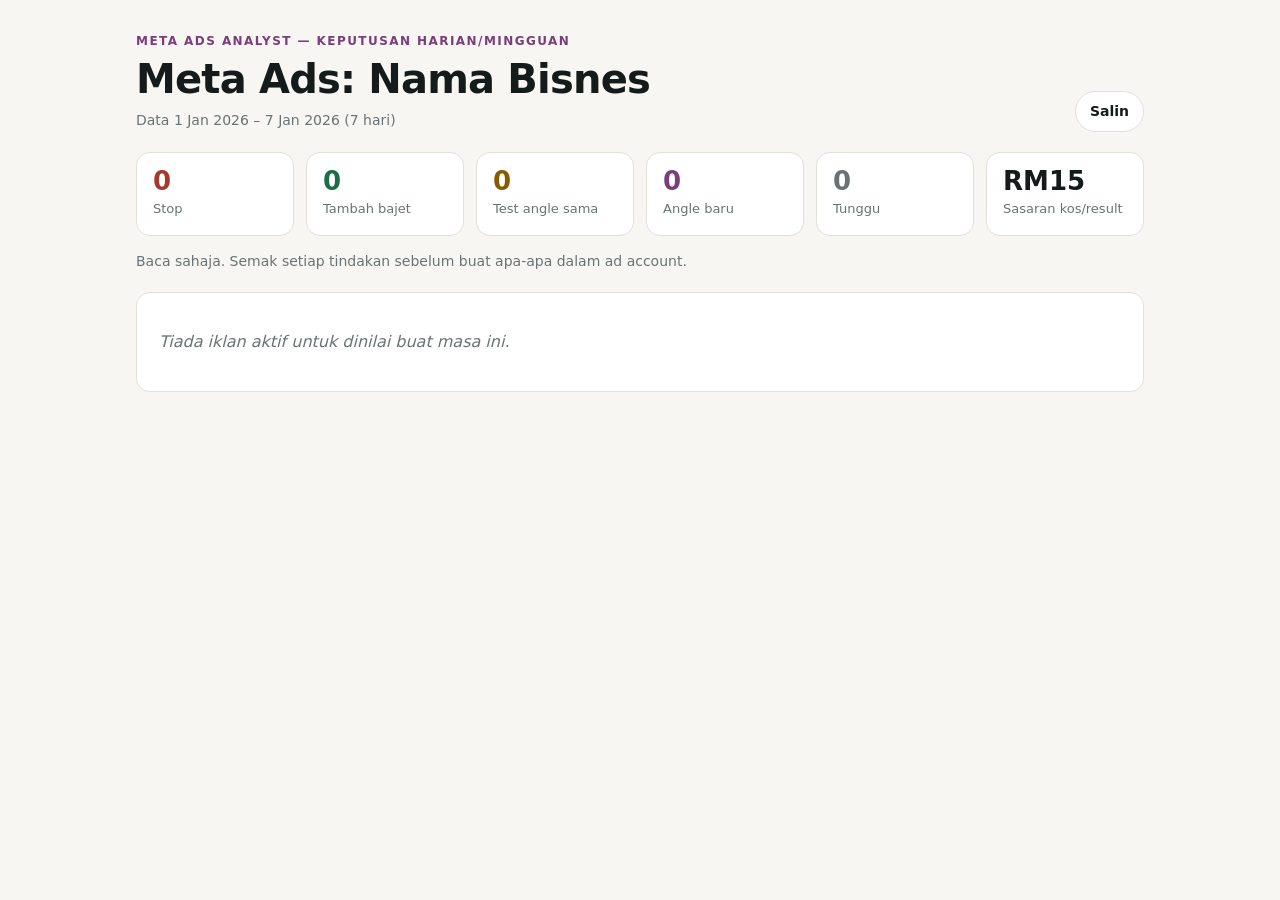
<file: meta-ads-analyst/assets/decision-table.html>
<!doctype html>
<html lang="ms">
<head>
<meta charset="utf-8">
<meta name="viewport" content="width=device-width, initial-scale=1">
<title>Meta Ads Analyst</title>
<!--
  Meta Ads Analyst viewer. Handles BOTH modes of the skill.
  AGENT: copy this file unchanged. Replace ONLY the text inside
  <script id="meta-ads-analyst-data" type="application/json"> ... </script>
  with one JSON object following references/format-data.md ("mode": "belajar" or "keputusan").
  Write any "</script" inside string values as "<\/script".
-->
<style>
:root {
  --bg: #F7F6F2; --surface: #FFFFFF; --soft: #EFEDE6; --ink: #151A1A; --body: #3D4545; --muted: #6A7373; --line: #E3E0D8;
  --accent: #7A3E7A; --accent-soft: #F4EBF4; --warn: #8A5A00; --warn-soft: #FBF1DC; --good: #1F6B47; --good-soft: #E5F3EB; --bad: #A33A2E; --bad-soft: #FBE9E6;
  --radius: 14px;
  color-scheme: light;
}
@media (prefers-color-scheme: dark) {
  :root:not([data-theme="light"]) {
    --bg: #0F1414; --surface: #161D1D; --soft: #1E2727; --ink: #EEECE6; --body: #C8D0CF; --muted: #93A0A0; --line: #283333;
    --accent: #D3A6D3; --accent-soft: #2D2231; --warn: #E6C07A; --warn-soft: #30270F; --good: #86D1A8; --good-soft: #15291E; --bad: #F0A39A; --bad-soft: #321A17;
    color-scheme: dark;
  }
}
:root[data-theme="dark"] {
  --bg: #0F1414; --surface: #161D1D; --soft: #1E2727; --ink: #EEECE6; --body: #C8D0CF; --muted: #93A0A0; --line: #283333;
  --accent: #D3A6D3; --accent-soft: #2D2231; --warn: #E6C07A; --warn-soft: #30270F; --good: #86D1A8; --good-soft: #15291E; --bad: #F0A39A; --bad-soft: #321A17;
  color-scheme: dark;
}
* { box-sizing: border-box; }
html { -webkit-text-size-adjust: 100%; }
body { margin: 0; background: var(--bg); color: var(--body); font: 16px/1.6 ui-sans-serif, system-ui, -apple-system, "Segoe UI", Roboto, sans-serif; }
.wrap { max-width: 1040px; margin: 0 auto; padding: 32px 16px 80px; }
header.top { display: flex; flex-wrap: wrap; gap: 16px 24px; align-items: flex-end; justify-content: space-between; margin-bottom: 20px; }
.eyebrow { font-size: 12px; font-weight: 700; letter-spacing: .12em; text-transform: uppercase; color: var(--accent); margin: 0 0 6px; }
h1 { margin: 0; color: var(--ink); font-size: clamp(26px, 5vw, 40px); line-height: 1.1; letter-spacing: -.02em; }
.meta { margin: 8px 0 0; color: var(--muted); font-size: 14px; }
.actions { display: flex; gap: 8px; flex-wrap: wrap; }
button { font: inherit; font-size: 14px; font-weight: 600; color: var(--ink); background: var(--surface); border: 1px solid var(--line); border-radius: 999px; padding: 8px 14px; cursor: pointer; }
button:hover { border-color: var(--accent); color: var(--accent); }
button:focus-visible, a:focus-visible { outline: 2px solid var(--accent); outline-offset: 2px; }
.summary { display: grid; grid-template-columns: repeat(auto-fit, minmax(150px, 1fr)); gap: 12px; margin: 0 0 24px; }
.stat { background: var(--surface); border: 1px solid var(--line); border-radius: var(--radius); padding: 14px 16px; }
.stat b { display: block; color: var(--ink); font-size: 26px; line-height: 1.1; font-variant-numeric: tabular-nums; }
.stat span { color: var(--muted); font-size: 13px; }
.stat.stop b { color: var(--bad); } .stat.tambah_bajet b { color: var(--good); } .stat.test_angle_sama b { color: var(--warn); }
.stat.angle_baru b { color: var(--accent); } .stat.tunggu b { color: var(--muted); }
.note { color: var(--muted); font-size: 14px; margin: -10px 0 20px; }
section.card { background: var(--surface); border: 1px solid var(--line); border-radius: var(--radius); padding: 20px 22px; margin: 0 0 20px; }
section.card h2 { display: flex; align-items: center; gap: 10px; margin: 0 0 14px; color: var(--ink); font-size: 18px; letter-spacing: -.01em; }
section.card h2 .actions { margin-left: auto; }
.badge { display: inline-flex; align-items: center; font-size: 11px; font-weight: 700; letter-spacing: .03em; text-transform: uppercase; border-radius: 999px; padding: 3px 10px; white-space: nowrap; }
.badge.stop { color: var(--bad); background: var(--bad-soft); }
.badge.tambah_bajet { color: var(--good); background: var(--good-soft); }
.badge.test_angle_sama { color: var(--warn); background: var(--warn-soft); }
.badge.angle_baru { color: var(--accent); background: var(--accent-soft); }
.badge.tunggu { color: var(--muted); background: var(--soft); }
/* Decision table (mode: keputusan) */
table.decisions { width: 100%; border-collapse: collapse; font-size: 14px; }
table.decisions th, table.decisions td { text-align: left; padding: 10px 12px; border-bottom: 1px solid var(--line); vertical-align: top; }
table.decisions th { color: var(--muted); font-weight: 600; font-size: 12px; text-transform: uppercase; letter-spacing: .04em; white-space: nowrap; }
table.decisions td.num { font-variant-numeric: tabular-nums; white-space: nowrap; }
table.decisions td.reason { color: var(--muted); font-size: 13px; max-width: 260px; }
table.decisions tr:last-child td { border-bottom: none; }
.over { color: var(--bad); font-weight: 700; }
.under { color: var(--good); font-weight: 700; }
.cards { display: none; flex-direction: column; gap: 10px; }
.dcard { border: 1px solid var(--line); border-radius: 10px; padding: 12px 14px; }
.dcard .row1 { display: flex; justify-content: space-between; align-items: center; gap: 10px; margin-bottom: 6px; }
.dcard .row1 b { color: var(--ink); font-size: 15px; }
.dcard .metrics { display: flex; flex-wrap: wrap; gap: 10px 18px; font-size: 13px; color: var(--muted); margin-bottom: 6px; }
.dcard .metrics span b { color: var(--ink); font-variant-numeric: tabular-nums; }
.dcard .reason { font-size: 13px; color: var(--muted); }
@media (max-width: 640px) { table.decisions { display: none; } .cards { display: flex; } }
.actionlist { list-style: none; margin: 0; padding: 0; font-size: 14px; }
.actionlist li { padding: 8px 10px; border-radius: 8px; margin: 4px 0; background: var(--soft); }
/* Pattern lists (mode: belajar) */
.pattern { border-radius: 10px; padding: 12px 14px; margin: 0 0 10px; }
.pattern.win { background: var(--good-soft); }
.pattern.loss { background: var(--bad-soft); }
.pattern .ptitle { font-weight: 700; color: var(--ink); margin: 0 0 4px; }
.pattern .pdim { font-size: 11px; font-weight: 700; text-transform: uppercase; letter-spacing: .04em; color: var(--muted); }
.pattern .pevidence { font-size: 14px; margin: 4px 0; }
.pattern .psamples { font-size: 12px; color: var(--muted); }
.hyp { font-size: 11px; font-weight: 700; text-transform: uppercase; letter-spacing: .03em; color: var(--warn); border: 1px solid currentColor; border-radius: 999px; padding: 0 7px; margin-left: 6px; vertical-align: 1px; }
.brainlist h3 { margin: 14px 0 6px; color: var(--ink); font-size: 14px; }
.brainlist h3:first-child { margin-top: 0; }
.brainlist ul { margin: 0; padding-left: 18px; }
.brainlist li { margin: 4px 0; font-size: 14px; }
.empty-note { color: var(--muted); font-style: italic; }
.toast { position: fixed; left: 50%; bottom: 20px; transform: translateX(-50%) translateY(20px); background: var(--ink); color: var(--bg); padding: 10px 16px; border-radius: 999px; font-size: 14px; font-weight: 600; opacity: 0; transition: .25s; pointer-events: none; }
.toast.show { opacity: 1; transform: translateX(-50%); }
.error { background: var(--bad-soft); color: var(--bad); padding: 16px; border-radius: var(--radius); }
@media print { .actions { display: none; } body { background: #fff; } section.card { break-inside: avoid; } }
</style>
</head>
<body>
<script id="meta-ads-analyst-data" type="application/json">
{
  "mode": "keputusan",
  "business": "Nama Bisnes",
  "currency": "RM",
  "target_cost_per_result": 15,
  "period": { "from": "2026-01-01", "to": "2026-01-07", "days": 7 },
  "summary": { "stop": 0, "tambah_bajet": 0, "test_angle_sama": 0, "angle_baru": 0, "tunggu": 0 },
  "items": [],
  "action_list": []
}
</script>

<div class="wrap">
  <header class="top">
    <div>
      <p class="eyebrow" id="eyebrow">Meta Ads Analyst</p>
      <h1 id="title">Meta Ads Analyst</h1>
      <p class="meta" id="updated"></p>
    </div>
    <div class="actions">
      <button type="button" id="copyMain">Salin</button>
    </div>
  </header>
  <section class="summary" id="summary" aria-label="Ringkasan"></section>
  <p class="note" id="note"></p>
  <main id="main"></main>
</div>
<div class="toast" id="toast" role="status" aria-live="polite"></div>

<script>
(function () {
  const esc = s => String(s == null ? "" : s).replace(/&/g, "&amp;").replace(/</g, "&lt;").replace(/>/g, "&gt;");
  const RAW_TEXT = document.getElementById("meta-ads-analyst-data").textContent.replace(/<\\\/script/gi, "</script").trim();

  function fmtDate(d) {
    if (!/^\d{4}-\d{2}-\d{2}$/.test(d)) return d || "";
    const bulan = ["Jan", "Feb", "Mac", "Apr", "Mei", "Jun", "Jul", "Ogos", "Sep", "Okt", "Nov", "Dis"];
    const [y, m, day] = d.split("-").map(Number);
    return `${day} ${bulan[m - 1]} ${y}`;
  }
  function money(cur, n) {
    if (n == null || isNaN(n)) return "-";
    return `${esc(cur || "RM")}${Number(n).toLocaleString("en-MY", { maximumFractionDigits: 2 })}`;
  }
  const DECISION_LABEL = {
    stop: "Stop", tambah_bajet: "Tambah bajet", test_angle_sama: "Test angle sama",
    angle_baru: "Angle baru", tunggu: "Tunggu"
  };
  const DECISION_ORDER = ["stop", "tambah_bajet", "test_angle_sama", "angle_baru", "tunggu"];

  function badge(dec) {
    const cls = DECISION_LABEL[dec] ? dec : "tunggu";
    return `<span class="badge ${cls}">${esc(DECISION_LABEL[cls] || dec || "-")}</span>`;
  }

  function renderKeputusan(data) {
    document.getElementById("eyebrow").textContent = "Meta Ads Analyst — Keputusan harian/mingguan";
    const period = data.period || {};
    document.getElementById("updated").textContent = period.from
      ? `Data ${fmtDate(period.from)} – ${fmtDate(period.to)}${period.days ? ` (${period.days} hari)` : ""}`
      : "";
    document.getElementById("note").textContent = "Baca sahaja. Semak setiap tindakan sebelum buat apa-apa dalam ad account.";

    const items = Array.isArray(data.items) ? data.items : [];
    const summary = data.summary || {};
    const counts = {};
    DECISION_ORDER.forEach(k => { counts[k] = summary[k] != null ? summary[k] : items.filter(it => it.decision === k).length; });

    document.getElementById("summary").innerHTML = DECISION_ORDER.map(k =>
      `<div class="stat ${k}"><b>${esc(counts[k])}</b><span>${esc(DECISION_LABEL[k])}</span></div>`
    ).join("") + (data.target_cost_per_result != null
      ? `<div class="stat"><b>${money(data.currency, data.target_cost_per_result)}</b><span>Sasaran kos/result</span></div>` : "");

    if (!items.length) {
      document.getElementById("main").innerHTML = `<section class="card"><p class="empty-note">Tiada iklan aktif untuk dinilai buat masa ini.</p></section>`;
      return;
    }

    const rows = items.map(it => {
      const cpr = it.cost_per_result;
      const target = data.target_cost_per_result;
      const cprCls = (cpr != null && target != null) ? (cpr <= target ? "under" : (cpr >= target * 1.5 ? "over" : "")) : "";
      return `<tr>
        <td><b>${esc(it.name)}</b>${it.angle ? `<div class="meta" style="margin-top:2px">${esc(it.angle)}</div>` : ""}</td>
        <td class="num">${money(data.currency, it.spend)}</td>
        <td class="num">${it.results != null ? esc(it.results) : "-"}</td>
        <td class="num ${cprCls}">${money(data.currency, cpr)}</td>
        <td>${badge(it.decision)}</td>
        <td class="reason">${esc(it.signal || "")}${it.signal && it.reason ? "<br>" : ""}${esc(it.reason || "")}</td>
      </tr>`;
    }).join("");

    const cards = items.map(it => `
      <div class="dcard">
        <div class="row1"><b>${esc(it.name)}</b>${badge(it.decision)}</div>
        <div class="metrics">
          <span>Spend <b>${money(data.currency, it.spend)}</b></span>
          <span>Result <b>${it.results != null ? esc(it.results) : "-"}</b></span>
          <span>CPR <b>${money(data.currency, it.cost_per_result)}</b></span>
        </div>
        <div class="reason">${esc(it.signal || "")}${it.signal && it.reason ? " — " : ""}${esc(it.reason || "")}</div>
      </div>`).join("");

    const actionList = Array.isArray(data.action_list) && data.action_list.length
      ? data.action_list
      : items.map(it => `${it.name} — ${DECISION_LABEL[it.decision] || it.decision}: ${it.reason || ""}`);

    document.getElementById("main").innerHTML = `
      <section class="card">
        <h2>Jadual keputusan</h2>
        <table class="decisions">
          <thead><tr><th>Iklan</th><th>Spend</th><th>Result</th><th>Cost/result</th><th>Keputusan</th><th>Signal &amp; sebab</th></tr></thead>
          <tbody>${rows}</tbody>
        </table>
        <div class="cards">${cards}</div>
      </section>
      <section class="card">
        <h2>Senarai tindakan<span class="actions"><button type="button" id="copyActions">Salin senarai tindakan</button></span></h2>
        <ul class="actionlist">${actionList.map(a => `<li>${esc(a)}</li>`).join("")}</ul>
      </section>`;

    wireCopy("copyActions", actionList.join("\n"));
    wireCopy("copyMain", actionList.join("\n"));
  }

  function renderBelajar(data) {
    document.getElementById("eyebrow").textContent = "Meta Ads Analyst — Belajar dari data";
    const period = data.period || {};
    document.getElementById("updated").textContent = period.from
      ? `Data ${fmtDate(period.from)} – ${fmtDate(period.to)}${period.days ? ` (${period.days} hari)` : ""}`
      : "";
    document.getElementById("note").textContent = data.min_data_rule
      ? `Peraturan minimum data: ${data.min_data_rule}`
      : "Baca sahaja. Tiada apa yang diubah dalam ad account.";

    const s = data.summary || {};
    document.getElementById("summary").innerHTML = `
      <div class="stat"><b>${esc(s.ads_reviewed != null ? s.ads_reviewed : "-")}</b><span>Iklan disemak</span></div>
      <div class="stat tambah_bajet"><b>${esc(s.winning_patterns != null ? s.winning_patterns : (data.winning_patterns || []).length)}</b><span>Corak menang</span></div>
      <div class="stat stop"><b>${esc(s.losing_patterns != null ? s.losing_patterns : (data.losing_patterns || []).length)}</b><span>Corak kalah</span></div>
      <div class="stat test_angle_sama"><b>${esc(s.hypotheses != null ? s.hypotheses : "-")}</b><span>Hipotesis (data belum cukup)</span></div>`;

    function patternList(list, cls) {
      if (!list || !list.length) return `<p class="empty-note">Tiada corak dikesan.</p>`;
      return list.map(p => `
        <div class="pattern ${cls}">
          <div class="pdim">${esc(p.dimension || "")}</div>
          <div class="ptitle">${esc(p.title)}${p.is_hypothesis ? '<span class="hyp">hipotesis</span>' : ""}</div>
          <div class="pevidence">${esc(p.evidence || "")}</div>
          ${p.sample_ads && p.sample_ads.length ? `<div class="psamples">Iklan: ${esc(p.sample_ads.join(", "))}</div>` : ""}
        </div>`).join("");
    }

    const bs = data.brain_suggestions || {};
    function brainGroup(label, arr) {
      if (!arr || !arr.length) return "";
      return `<h3>${esc(label)}</h3><ul>${arr.map(a => `<li>${esc(a)}</li>`).join("")}</ul>`;
    }
    const brainText = ["Tambah", "Ubah", "Buang"].map((label, i) => {
      const key = ["add", "change", "remove"][i];
      return (bs[key] && bs[key].length) ? `${label}:\n` + bs[key].map(a => `- ${a}`).join("\n") : "";
    }).filter(Boolean).join("\n\n");

    document.getElementById("main").innerHTML = `
      <section class="card">
        <h2>Corak yang menang</h2>
        ${patternList(data.winning_patterns, "win")}
      </section>
      <section class="card">
        <h2>Corak yang kalah</h2>
        ${patternList(data.losing_patterns, "loss")}
      </section>
      <section class="card">
        <h2>Cadangan untuk brain<span class="actions"><button type="button" id="copyBrain">Salin cadangan brain</button></span></h2>
        <div class="brainlist">
          ${brainGroup("Tambah", bs.add) || brainGroup("Ubah", bs.change) || brainGroup("Buang", bs.remove) ? "" : '<p class="empty-note">Tiada cadangan buat masa ini.</p>'}
          ${brainGroup("Tambah", bs.add)}${brainGroup("Ubah", bs.change)}${brainGroup("Buang", bs.remove)}
        </div>
      </section>`;

    wireCopy("copyBrain", brainText);
    wireCopy("copyMain", brainText || (data.winning_patterns || []).map(p => p.title).join("\n"));
  }

  function toast(msg) {
    const t = document.getElementById("toast");
    t.textContent = msg; t.classList.add("show");
    clearTimeout(toast.timer); toast.timer = setTimeout(() => t.classList.remove("show"), 1800);
  }
  function wireCopy(id, text) {
    const btn = document.getElementById(id);
    if (!btn) return;
    btn.addEventListener("click", async () => {
      try { await navigator.clipboard.writeText(text || ""); toast("Disalin"); }
      catch (e) {
        const ta = document.createElement("textarea"); ta.value = text || ""; document.body.appendChild(ta); ta.select();
        try { document.execCommand("copy"); toast("Disalin"); } catch (e2) { toast("Tak dapat salin. Pilih teks secara manual."); }
        ta.remove();
      }
    });
  }

  function render() {
    let data;
    try { data = JSON.parse(RAW_TEXT); }
    catch (e) {
      document.getElementById("main").innerHTML = `<div class="error card">Data tidak sah (JSON rosak): ${esc(String(e.message || e))}</div>`;
      document.getElementById("summary").innerHTML = ""; document.getElementById("note").textContent = "";
      return;
    }
    document.getElementById("title").textContent = data.business ? `Meta Ads: ${data.business}` : "Meta Ads Analyst";
    document.title = data.business ? `Meta Ads Analyst: ${data.business}` : "Meta Ads Analyst";
    if (data.mode === "belajar") renderBelajar(data);
    else if (data.mode === "keputusan") renderKeputusan(data);
    else document.getElementById("main").innerHTML = `<div class="error card">Medan "mode" mesti "belajar" atau "keputusan".</div>`;
  }

  try { render(); } catch (e) { document.getElementById("main").innerHTML = `<div class="error card">Paparan gagal: ${esc(String(e.message || e))}</div>`; }
})();
</script>
</body>
</html>
</file>
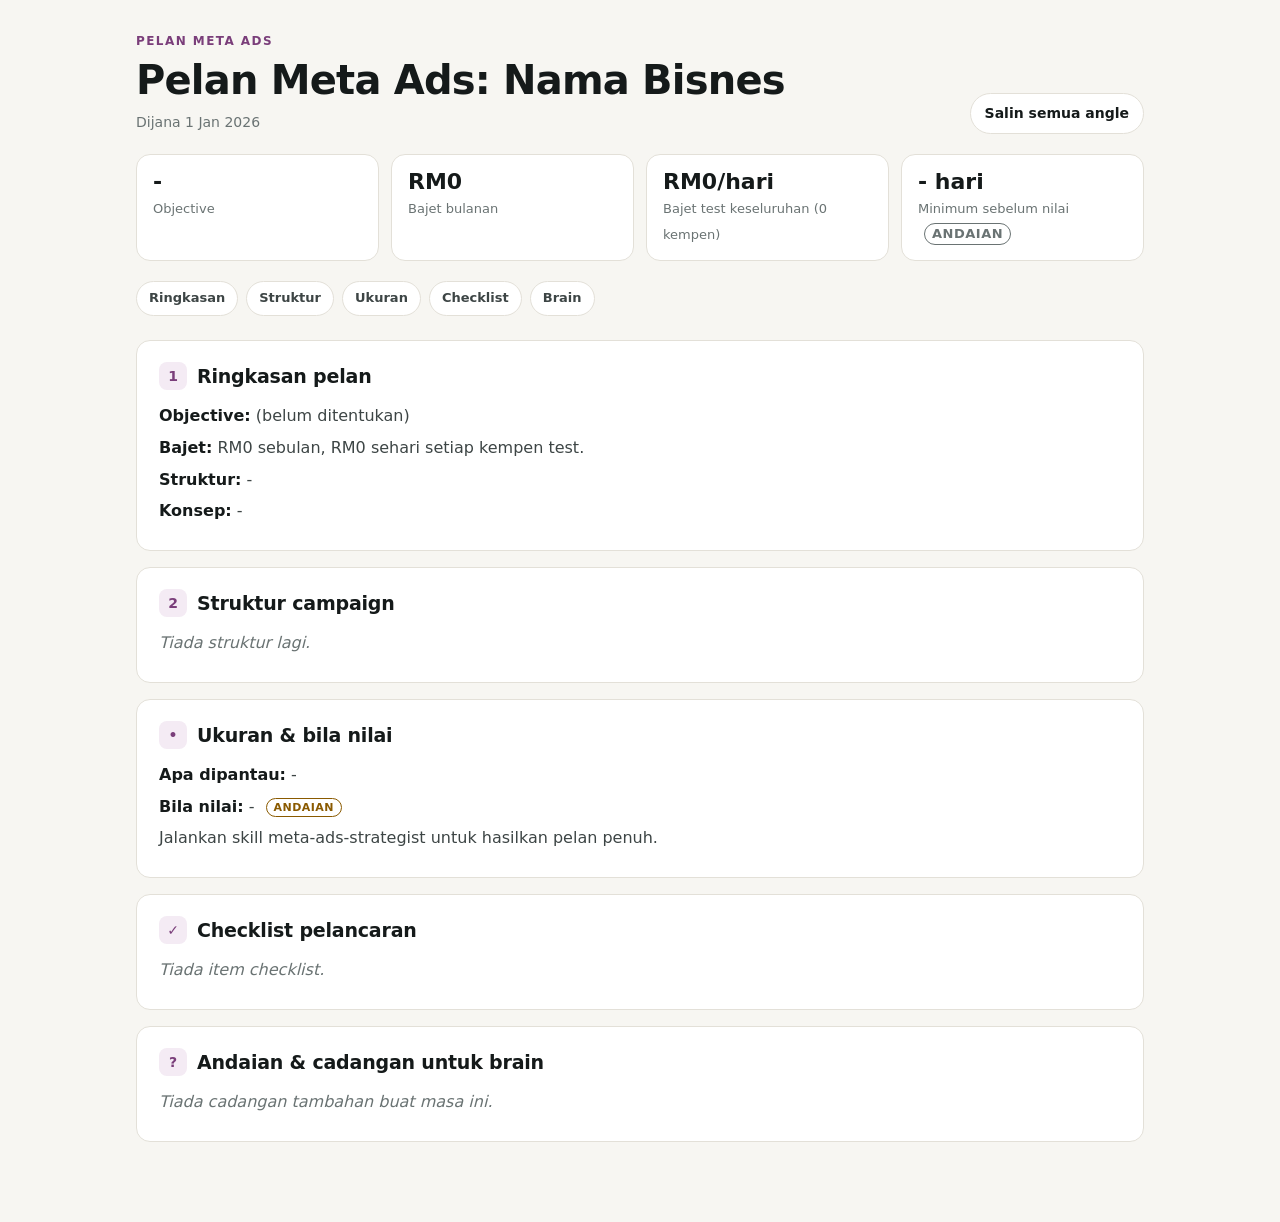
<file: meta-ads-strategist/assets/campaign-plan.html>
<!doctype html>
<html lang="ms">
<head>
<meta charset="utf-8">
<meta name="viewport" content="width=device-width, initial-scale=1">
<title>Pelan Meta Ads</title>
<!--
  Meta Ads Strategist plan viewer.
  AGENT: copy this file unchanged. Replace ONLY the text inside
  <script id="meta-ads-strategist-data" type="application/json"> ... </script> with the plan JSON
  (see references/format-pelan.md for the schema).
-->
<style>
:root {
  --bg: #F7F6F2; --surface: #FFFFFF; --soft: #EFEDE6; --ink: #151A1A; --body: #3D4545; --muted: #6A7373; --line: #E3E0D8;
  --accent: #7A3E7A; --accent-soft: #F4EBF4; --warn: #8A5A00; --warn-soft: #FBF1DC; --good: #1F6B47; --good-soft: #E5F3EB; --bad: #A33A2E; --bad-soft: #FBE9E6;
  --radius: 14px;
  color-scheme: light;
}
@media (prefers-color-scheme: dark) {
  :root:not([data-theme="light"]) {
    --bg: #0F1414; --surface: #161D1D; --soft: #1E2727; --ink: #EEECE6; --body: #C8D0CF; --muted: #93A0A0; --line: #283333;
    --accent: #D3A6D3; --accent-soft: #2D2231; --warn: #E6C07A; --warn-soft: #30270F; --good: #86D1A8; --good-soft: #15291E; --bad: #F0A39A; --bad-soft: #321A17;
    color-scheme: dark;
  }
}
:root[data-theme="dark"] {
  --bg: #0F1414; --surface: #161D1D; --soft: #1E2727; --ink: #EEECE6; --body: #C8D0CF; --muted: #93A0A0; --line: #283333;
  --accent: #D3A6D3; --accent-soft: #2D2231; --warn: #E6C07A; --warn-soft: #30270F; --good: #86D1A8; --good-soft: #15291E; --bad: #F0A39A; --bad-soft: #321A17;
  color-scheme: dark;
}
* { box-sizing: border-box; }
html { -webkit-text-size-adjust: 100%; }
body { margin: 0; background: var(--bg); color: var(--body); font: 16px/1.6 ui-sans-serif, system-ui, -apple-system, "Segoe UI", Roboto, sans-serif; }
.wrap { max-width: 1040px; margin: 0 auto; padding: 32px 16px 80px; }
header.top { display: flex; flex-wrap: wrap; gap: 16px 24px; align-items: flex-end; justify-content: space-between; margin-bottom: 20px; }
.eyebrow { font-size: 12px; font-weight: 700; letter-spacing: .12em; text-transform: uppercase; color: var(--accent); margin: 0 0 6px; }
h1 { margin: 0; color: var(--ink); font-size: clamp(26px, 5vw, 40px); line-height: 1.15; letter-spacing: -.02em; }
.meta { margin: 8px 0 0; color: var(--muted); font-size: 14px; }
.actions { display: flex; gap: 8px; flex-wrap: wrap; }
button { font: inherit; font-size: 14px; font-weight: 600; color: var(--ink); background: var(--surface); border: 1px solid var(--line); border-radius: 999px; padding: 8px 14px; cursor: pointer; }
button:hover { border-color: var(--accent); color: var(--accent); }
button:focus-visible, a:focus-visible { outline: 2px solid var(--accent); outline-offset: 2px; }
.summary { display: grid; grid-template-columns: repeat(auto-fit, minmax(180px, 1fr)); gap: 12px; margin: 0 0 20px; }
.stat { background: var(--surface); border: 1px solid var(--line); border-radius: var(--radius); padding: 14px 16px; }
.stat b { display: block; color: var(--ink); font-size: 22px; line-height: 1.2; }
.stat span { color: var(--muted); font-size: 13px; }
nav.chips { display: flex; gap: 8px; flex-wrap: wrap; margin: 0 0 24px; }
nav.chips a { display: inline-flex; align-items: center; gap: 6px; text-decoration: none; color: var(--body); background: var(--surface); border: 1px solid var(--line); border-radius: 999px; padding: 6px 12px; font-size: 13px; font-weight: 600; }
nav.chips a:hover { color: var(--accent); border-color: var(--accent); }
.grid { display: grid; grid-template-columns: repeat(2, minmax(0, 1fr)); gap: 16px; }
@media (max-width: 760px) { .grid { grid-template-columns: 1fr; } }
.card { background: var(--surface); border: 1px solid var(--line); border-radius: var(--radius); padding: 20px 22px; min-width: 0; scroll-margin-top: 16px; }
.card.wide { grid-column: 1 / -1; }
.card h2 { display: flex; align-items: center; gap: 10px; margin: 0 0 12px; color: var(--ink); font-size: 19px; letter-spacing: -.01em; }
.card h2 .num { display: inline-grid; place-items: center; width: 28px; height: 28px; border-radius: 8px; background: var(--accent-soft); color: var(--accent); font-size: 14px; flex: none; }
.card h3 { margin: 16px 0 6px; color: var(--ink); font-size: 15px; }
.card h3:first-of-type { margin-top: 4px; }
.card ul { margin: 0; padding-left: 18px; }
.card li { margin: 4px 0; }
.card p { margin: 6px 0; }
.card b, .card strong { color: var(--ink); }
.tag { display: inline-block; font-size: 11px; font-weight: 700; letter-spacing: .04em; text-transform: uppercase; color: var(--warn); border: 1px solid currentColor; border-radius: 999px; padding: 0 7px; margin-left: 6px; vertical-align: 1px; }
.empty-note { color: var(--muted); font-style: italic; }
.error { background: var(--bad-soft); color: var(--bad); padding: 16px; border-radius: var(--radius); }

/* Structure diagram */
.diagram { display: grid; grid-template-columns: repeat(auto-fit, minmax(200px, 1fr)); gap: 14px; margin-top: 8px; }
.diagram-col { display: flex; flex-direction: column; align-items: stretch; gap: 0; }
.diagram-box { background: var(--soft); border: 1px solid var(--line); border-radius: 10px; padding: 10px 12px; font-size: 13px; }
.diagram-box .lbl { display: block; font-size: 10px; font-weight: 700; letter-spacing: .08em; text-transform: uppercase; color: var(--accent); margin-bottom: 3px; }
.diagram-box .val { color: var(--ink); font-weight: 600; }
.diagram-box .sub { color: var(--muted); font-size: 12px; margin-top: 2px; }
.diagram-arrow { display: flex; justify-content: center; color: var(--muted); font-size: 14px; line-height: 1; margin: 4px 0; }
.diagram-box.campaign { background: var(--accent-soft); border-color: var(--accent); }

/* Copyable text blocks */
.copyblock { background: var(--soft); border: 1px solid var(--line); border-radius: 10px; padding: 10px 12px; margin: 8px 0; }
.copyblock-head { display: flex; align-items: center; justify-content: space-between; gap: 8px; margin-bottom: 4px; }
.copyblock-head span { font-size: 11px; font-weight: 700; letter-spacing: .04em; text-transform: uppercase; color: var(--muted); }
.copyblock p, .copyblock ul { margin: 0; color: var(--ink); font-size: 14px; }
.copyblock ul { padding-left: 18px; }
.copy-btn { font-size: 12px; font-weight: 600; color: var(--accent); background: transparent; border: 1px solid var(--line); border-radius: 999px; padding: 3px 10px; cursor: pointer; flex: none; }
.copy-btn:hover { border-color: var(--accent); }

.angle-card h3.angle-name { font-size: 17px; margin-top: 0; }
.belief { color: var(--muted); font-size: 13px; margin: 0 0 10px; }

.checklist { list-style: none; padding: 0 !important; margin: 0; }
.checklist li { display: flex; align-items: flex-start; gap: 10px; padding: 7px 4px; border-bottom: 1px solid var(--line); }
.checklist li:last-child { border-bottom: none; }
.checklist input[type="checkbox"] { margin-top: 3px; flex: none; width: 16px; height: 16px; accent-color: var(--accent); }
.checklist li.done span { color: var(--muted); text-decoration: line-through; }

.toast { position: fixed; left: 50%; bottom: 20px; transform: translateX(-50%) translateY(20px); background: var(--ink); color: var(--bg); padding: 10px 16px; border-radius: 999px; font-size: 14px; font-weight: 600; opacity: 0; transition: .25s; pointer-events: none; }
.toast.show { opacity: 1; transform: translateX(-50%); }
@media print { .actions, nav.chips, .copy-btn { display: none; } body { background: #fff; } .card { break-inside: avoid; } }
</style>
</head>
<body>
<script id="meta-ads-strategist-data" type="application/json">
{
  "bisnes": "Nama Bisnes",
  "tarikh": "2026-01-01",
  "objective": { "pilihan": "", "sebab": "" },
  "bajet": { "bulanan": 0, "test_harian_setiap_kempen": 0, "mata_wang": "RM" },
  "tempoh_test": { "minimum_hari": 0, "minimum_belanja_setiap_iklan": 0, "andaian": true },
  "struktur": { "label": "", "konsep": "", "kempen": [] },
  "angles": [],
  "ukuran": { "apa_dipantau": [], "bila_nilai": "", "langkah_seterusnya": "Jalankan skill meta-ads-strategist untuk hasilkan pelan penuh." },
  "checklist": [],
  "andaian": [],
  "cadangan_brain": []
}
</script>

<div class="wrap">
  <header class="top">
    <div>
      <p class="eyebrow">Pelan Meta Ads</p>
      <h1 id="title">Pelan Meta Ads</h1>
      <p class="meta" id="updated"></p>
    </div>
    <div class="actions">
      <button type="button" id="copyAll">Salin semua angle</button>
    </div>
  </header>
  <section class="summary" id="summary" aria-label="Ringkasan"></section>
  <nav class="chips" id="chips" aria-label="Bahagian pelan"></nav>
  <main class="grid" id="grid"></main>
</div>
<div class="toast" id="toast" role="status" aria-live="polite"></div>

<script>
(function () {
  let DATA;
  try {
    DATA = JSON.parse(document.getElementById("meta-ads-strategist-data").textContent);
  } catch (e) {
    document.getElementById("grid").innerHTML = `<div class="error card wide">Data pelan tidak sah (JSON rosak): ${escHtml(String(e.message || e))}</div>`;
    DATA = null;
  }

  const COPY_TEXTS = [];
  const ANGLE_ALL_TEXTS = [];
  function registerCopy(text) { COPY_TEXTS.push(text); return COPY_TEXTS.length - 1; }

  function escHtml(s) {
    return String(s == null ? "" : s).replace(/&/g, "&amp;").replace(/</g, "&lt;").replace(/>/g, "&gt;");
  }

  function fmtDate(d) {
    if (!/^\d{4}-\d{2}-\d{2}$/.test(String(d || ""))) return d || "";
    const bulan = ["Jan", "Feb", "Mac", "Apr", "Mei", "Jun", "Jul", "Ogos", "Sep", "Okt", "Nov", "Dis"];
    const [y, m, day] = d.split("-").map(Number);
    return `${day} ${bulan[m - 1]} ${y}`;
  }

  function money(v, currency) {
    if (v === "" || v == null || isNaN(v)) return "";
    return `${currency || "RM"}${Number(v).toLocaleString("en-MY")}`;
  }

  function copyBlock(label, text, bodyHtml) {
    const idx = registerCopy(text);
    return `<div class="copyblock">
      <div class="copyblock-head"><span>${escHtml(label)}</span><button type="button" class="copy-btn" data-idx="${idx}">Salin</button></div>
      ${bodyHtml}
    </div>`;
  }

  function renderSummary(d) {
    const totalHarian = (d.bajet.test_harian_setiap_kempen || 0) * (d.struktur.kempen || []).length;
    document.getElementById("summary").innerHTML = `
      <div class="stat"><b>${escHtml(d.objective.pilihan || "-")}</b><span>Objective</span></div>
      <div class="stat"><b>${escHtml(money(d.bajet.bulanan, d.bajet.mata_wang) || "-")}</b><span>Bajet bulanan</span></div>
      <div class="stat"><b>${escHtml(money(totalHarian, d.bajet.mata_wang) || "-")}/hari</b><span>Bajet test keseluruhan (${(d.struktur.kempen || []).length} kempen)</span></div>
      <div class="stat"><b>${escHtml(d.tempoh_test.minimum_hari || "-")} hari</b><span>Minimum sebelum nilai${d.tempoh_test.andaian ? ' <span class="tag">andaian</span>' : ""}</span></div>`;
  }

  function renderChips(sections) {
    document.getElementById("chips").innerHTML = sections.map(s => `<a href="#s${escHtml(s.id)}">${escHtml(s.label)}</a>`).join("");
  }

  function renderOverview(d) {
    return `<section class="card wide" id="s1">
      <h2><span class="num">1</span>Ringkasan pelan</h2>
      <p><b>Objective:</b> ${escHtml(d.objective.pilihan || "(belum ditentukan)")}</p>
      <p>${escHtml(d.objective.sebab || "")}</p>
      <p><b>Bajet:</b> ${escHtml(money(d.bajet.bulanan, d.bajet.mata_wang))} sebulan, ${escHtml(money(d.bajet.test_harian_setiap_kempen, d.bajet.mata_wang))} sehari setiap kempen test.</p>
      <p><b>Struktur:</b> ${escHtml(d.struktur.label || "-")}</p>
      <p><b>Konsep:</b> ${escHtml(d.struktur.konsep || "-")}</p>
    </section>`;
  }

  function renderDiagram(d) {
    const kempen = d.struktur.kempen || [];
    if (!kempen.length) return `<section class="card wide" id="s2"><h2><span class="num">2</span>Struktur campaign</h2><p class="empty-note">Tiada struktur lagi.</p></section>`;
    const cols = kempen.map(k => `
      <div class="diagram-col">
        <div class="diagram-box campaign"><span class="lbl">Campaign · ${escHtml(k.bajet_jenis || "")}</span><span class="val">${escHtml(k.nama || "-")}</span><span class="sub">${escHtml(k.objective || "")} · ${escHtml(money(k.bajet_harian, d.bajet.mata_wang))}/hari</span></div>
        <div class="diagram-arrow">↓</div>
        <div class="diagram-box"><span class="lbl">Ad set</span><span class="val">${escHtml((k.ad_set && k.ad_set.nama) || "-")}</span><span class="sub">${escHtml((k.ad_set && k.ad_set.sasaran) || "")}</span></div>
        <div class="diagram-arrow">↓</div>
        <div class="diagram-box"><span class="lbl">Ad</span><span class="val">${escHtml((k.ad_set && k.ad_set.iklan && k.ad_set.iklan.nama) || "-")}</span><span class="sub">Angle: ${escHtml(k.angle_rujukan || "")}</span></div>
      </div>`).join("");
    return `<section class="card wide" id="s2">
      <h2><span class="num">2</span>Struktur campaign</h2>
      <p class="belief">${escHtml(d.struktur.label || "")}</p>
      <div class="diagram">${cols}</div>
    </section>`;
  }

  function renderAngle(a, i) {
    const hooksHtml = "<ul>" + (a.hooks || []).map(h => `<li>${escHtml(h)}</li>`).join("") + "</ul>";
    const hooksText = (a.hooks || []).join("\n");
    const brief = a.brief_kreatif || {};
    const allText = [
      `Angle: ${a.nama || ""}`,
      `Kepercayaan disasar: ${a.kepercayaan_disasar || ""}`,
      `Hook:\n${hooksText}`,
      `Teks utama:\n${a.teks_utama || ""}`,
      `Headline: ${a.headline || ""}`,
      `Brief imej: ${brief.imej || ""}`,
      `Brief video: ${brief.video || ""}`
    ].join("\n\n");
    ANGLE_ALL_TEXTS.push(allText);
    return `<section class="card wide angle-card" id="s-angle-${i}">
      <h2><span class="num">${3 + i}</span>Angle ${i + 1}: ${escHtml(a.nama || "-")}<button type="button" class="copy-btn" style="margin-left:auto" data-idx="${registerCopy(allText)}">Salin semua</button></h2>
      <p class="belief"><b>Kepercayaan disasar:</b> ${escHtml(a.kepercayaan_disasar || "")}</p>
      ${copyBlock("3 hook", hooksText, hooksHtml)}
      ${copyBlock("Teks utama", a.teks_utama || "", `<p>${escHtml(a.teks_utama || "")}</p>`)}
      ${copyBlock("Headline", a.headline || "", `<p>${escHtml(a.headline || "")}</p>`)}
      <h3>Brief kreatif</h3>
      <p><b>Imej:</b> ${escHtml(brief.imej || "")}</p>
      <p><b>Video:</b> ${escHtml(brief.video || "")}</p>
    </section>`;
  }

  function renderUkuran(d) {
    const u = d.ukuran || {};
    return `<section class="card wide" id="s-ukuran">
      <h2><span class="num">•</span>Ukuran & bila nilai</h2>
      <p><b>Apa dipantau:</b> ${(u.apa_dipantau || []).map(escHtml).join(", ") || "-"}</p>
      <p><b>Bila nilai:</b> ${escHtml(u.bila_nilai || "-")}${d.tempoh_test.andaian ? ' <span class="tag">andaian</span>' : ""}</p>
      <p>${escHtml(u.langkah_seterusnya || "")}</p>
    </section>`;
  }

  function renderChecklist(d) {
    const items = d.checklist || [];
    if (!items.length) return `<section class="card wide" id="s-checklist"><h2><span class="num">✓</span>Checklist pelancaran</h2><p class="empty-note">Tiada item checklist.</p></section>`;
    return `<section class="card wide" id="s-checklist">
      <h2><span class="num">✓</span>Checklist pelancaran</h2>
      <ul class="checklist">${items.map((it, i) => `<li id="chk-${i}"><input type="checkbox" data-chk="${i}"><span>${escHtml(it)}</span></li>`).join("")}</ul>
    </section>`;
  }

  function renderBrain(d) {
    const andaian = d.andaian || [];
    const cadangan = d.cadangan_brain || [];
    return `<section class="card wide" id="s-brain">
      <h2><span class="num">?</span>Andaian & cadangan untuk brain</h2>
      ${andaian.length ? `<h3>Andaian dalam pelan ini</h3><ul>${andaian.map(a => `<li><span class="tag">andaian</span> ${escHtml(a)}</li>`).join("")}</ul>` : ""}
      ${cadangan.length ? `<h3>Tambah ke bahagian 6 (Iklan) marketing-brain.md</h3><ul>${cadangan.map(c => `<li>${escHtml(c)}</li>`).join("")}</ul>` : `<p class="empty-note">Tiada cadangan tambahan buat masa ini.</p>`}
    </section>`;
  }

  function render() {
    const d = DATA;
    document.getElementById("title").textContent = d.bisnes ? `Pelan Meta Ads: ${d.bisnes}` : "Pelan Meta Ads";
    document.title = document.getElementById("title").textContent;
    document.getElementById("updated").textContent = d.tarikh ? `Dijana ${fmtDate(d.tarikh)}` : "";

    renderSummary(d);

    const sections = [
      { id: "1", label: "Ringkasan" },
      { id: "2", label: "Struktur" },
      ...(d.angles || []).map((a, i) => ({ id: `angle-${i}`, label: a.nama || `Angle ${i + 1}` })),
      { id: "ukuran", label: "Ukuran" },
      { id: "checklist", label: "Checklist" },
      { id: "brain", label: "Brain" }
    ];
    renderChips(sections);

    const parts = [renderOverview(d), renderDiagram(d)];
    (d.angles || []).forEach((a, i) => parts.push(renderAngle(a, i)));
    parts.push(renderUkuran(d), renderChecklist(d), renderBrain(d));
    document.getElementById("grid").innerHTML = parts.join("");

    document.getElementById("copyAll").addEventListener("click", () => {
      doCopy(ANGLE_ALL_TEXTS.length ? ANGLE_ALL_TEXTS.join("\n\n---\n\n") : "Tiada angle untuk disalin.");
    });

    document.querySelectorAll(".checklist input[type=checkbox]").forEach(cb => {
      cb.addEventListener("change", () => {
        cb.closest("li").classList.toggle("done", cb.checked);
      });
    });

    document.getElementById("grid").addEventListener("click", (ev) => {
      const btn = ev.target.closest(".copy-btn");
      if (!btn) return;
      const idx = Number(btn.dataset.idx);
      if (!isNaN(idx) && COPY_TEXTS[idx] != null) doCopy(COPY_TEXTS[idx]);
    });
  }

  function toast(msg) {
    const t = document.getElementById("toast");
    t.textContent = msg; t.classList.add("show");
    clearTimeout(toast.timer); toast.timer = setTimeout(() => t.classList.remove("show"), 1800);
  }
  async function doCopy(text) {
    try { await navigator.clipboard.writeText(text); toast("Disalin"); }
    catch (e) {
      const ta = document.createElement("textarea"); ta.value = text; document.body.appendChild(ta); ta.select();
      try { document.execCommand("copy"); toast("Disalin"); } catch (e2) { toast("Tak dapat salin. Pilih teks secara manual."); }
      ta.remove();
    }
  }

  if (DATA) {
    try {
      render();
    } catch (e) {
      document.getElementById("grid").innerHTML = `<div class="error card wide">Paparan gagal: ${escHtml(String(e.message || e))}</div>`;
    }
  }
})();
</script>
</body>
</html>
</file>
